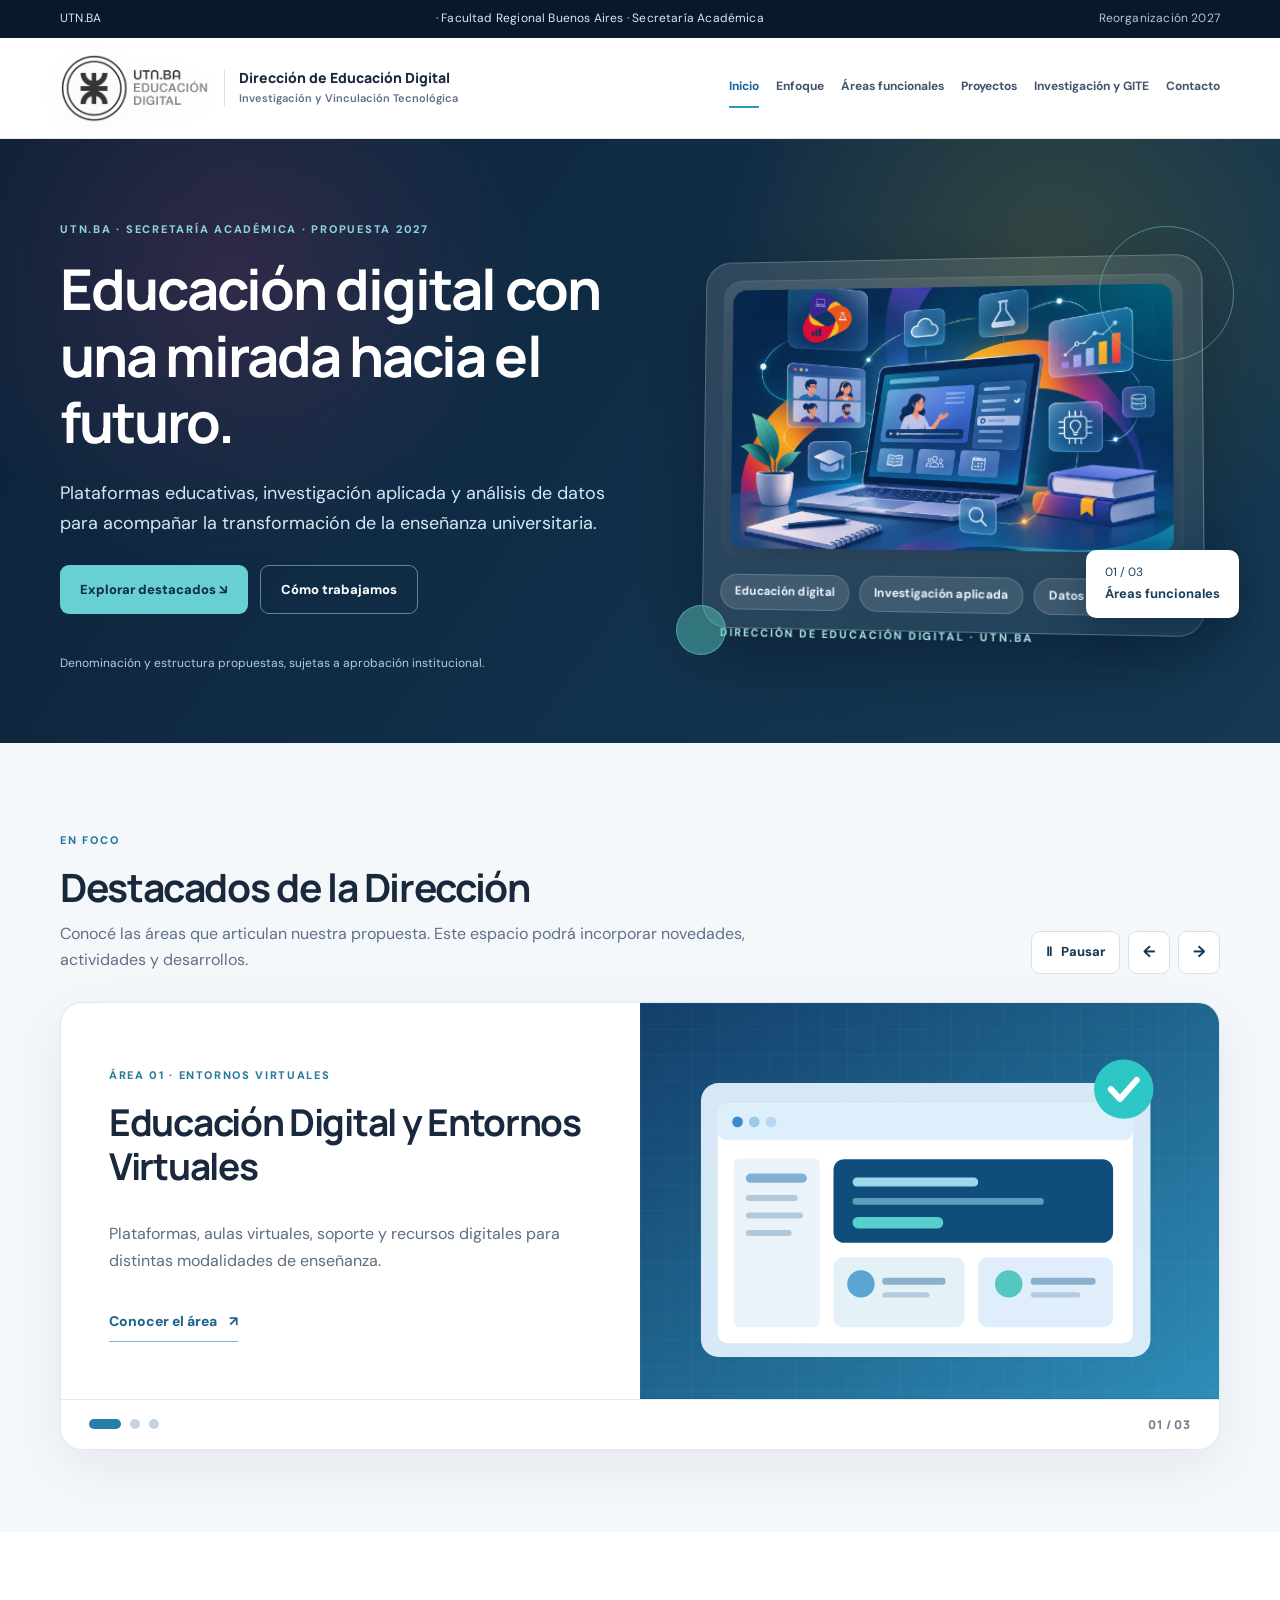
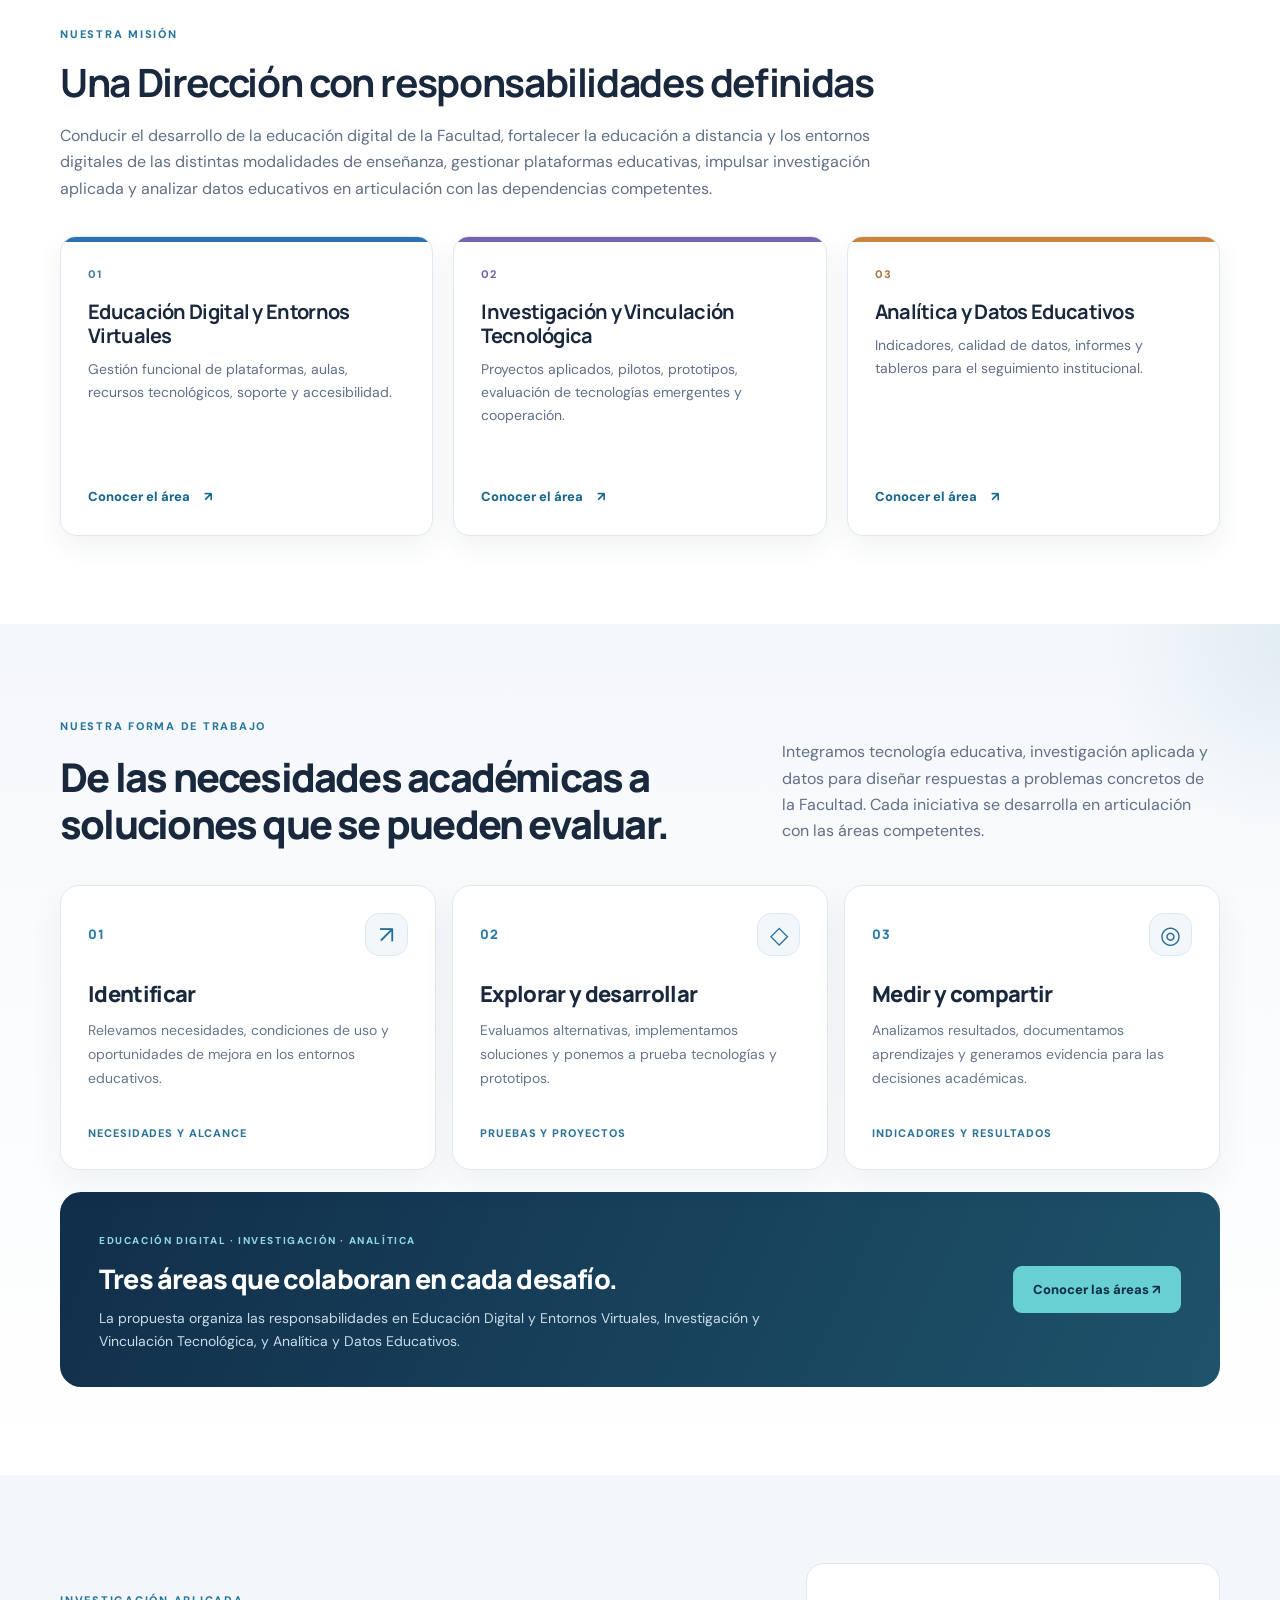
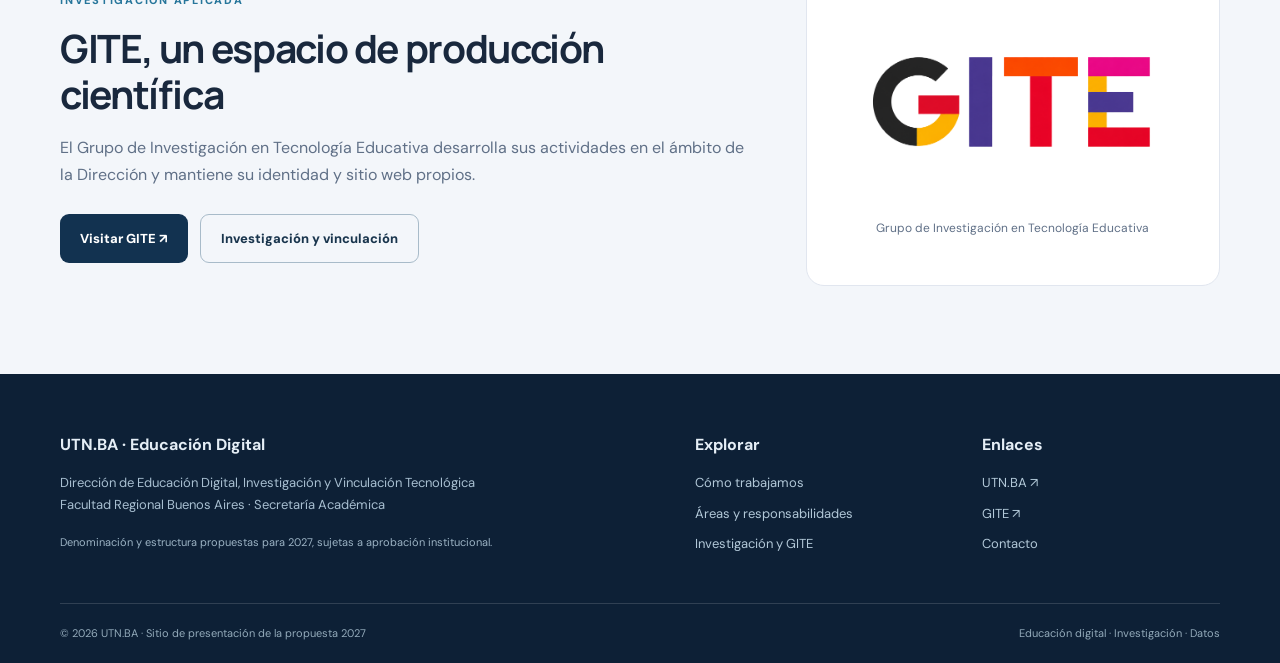
<file: index.html>
<!DOCTYPE html>

<html lang="es-AR"><head><meta charset="utf-8"/><meta content="width=device-width,initial-scale=1" name="viewport"/><meta content="#10233e" name="theme-color"/><meta content="Estructura funcional propuesta para 2027 de la Dirección de Educación Digital, Investigación y Vinculación Tecnológica de UTN.BA." name="description"/><link href="assets/favicon.svg" rel="icon" type="image/svg+xml"/><link href="styles.css" rel="stylesheet"/><title>UTN.BA · Educación Digital</title></head><body><a class="skip" href="#contenido">Saltar al contenido</a><div class="institution"><div class="wrap">UTN.BA <span>· Facultad Regional Buenos Aires · Secretaría Académica</span><span class="institution-right">Reorganización 2027</span></div></div><header class="site-header"><div class="wrap header-inner"><a aria-label="Inicio de Educación Digital UTN.BA" class="identity" href="index.html"><img alt="Logo EAD" class="identity-logo" src="assets/logo-ead.png"/><span class="identity-name">Dirección de Educación Digital<small>Investigación y Vinculación Tecnológica</small></span></a><button aria-controls="primary-nav" aria-expanded="false" aria-label="Abrir menú" class="nav-toggle">☰</button><nav aria-label="Navegación principal" class="main-nav" id="primary-nav"><a aria-current="page" href="index.html">Inicio</a><a href="index.html#enfoque">Enfoque</a><a href="servicios.html">Áreas funcionales</a><a href="proyectos.html">Proyectos</a><a href="investigacion.html">Investigación y GITE</a><a href="contacto.html">Contacto</a></nav></div></header><main id="contenido"><section aria-labelledby="hero-title" class="new-hero"><div class="wrap new-hero-inner"><div class="hero-copy"><span class="kicker light">UTN.BA · Secretaría Académica · Propuesta 2027</span><h1 id="hero-title">Educación digital con una mirada hacia el futuro.</h1><p>Plataformas educativas, investigación aplicada y análisis de datos para acompañar la transformación de la enseñanza universitaria.</p><div class="button-row"><a class="button primary" href="#destacados">Explorar destacados ↘</a><a class="button ghost" href="#enfoque">Cómo trabajamos</a></div><small class="hero-disclaimer">Denominación y estructura propuestas, sujetas a aprobación institucional.</small></div><div aria-hidden="true" class="hero-visual"><div class="hero-mesh"></div><div class="hero-ui hero-illustration-panel"><div class="hero-image-shell"><img alt="Ilustración de ecosistema de educación digital" class="hero-feature-image" src="assets/hero-educacion-digital.png"/></div><div class="hero-pills"><span>Educación digital</span><span>Investigación aplicada</span><span>Datos educativos</span></div><small>DIRECCIÓN DE EDUCACIÓN DIGITAL · UTN.BA</small></div><div class="orbit orbit-a"></div><div class="orbit orbit-b"></div><div class="floating-tag">01 / 03<br/><strong>Áreas funcionales</strong></div></div></div></section><section aria-labelledby="highlights-title" class="highlights-section section" id="destacados"><div class="wrap"><div class="highlights-head"><div><span class="kicker">En foco</span><h2 id="highlights-title">Destacados de la Dirección</h2><p>Conocé las áreas que articulan nuestra propuesta. Este espacio podrá incorporar novedades, actividades y desarrollos.</p></div><div class="slider-controls"><button aria-label="Pausar reproducción automática" aria-pressed="false" class="slider-play" type="button">Ⅱ <span>Pausar</span></button><button aria-label="Ver destacado anterior" class="slider-prev" type="button">←</button><button aria-label="Ver destacado siguiente" class="slider-next" type="button">→</button></div></div><div aria-label="Destacados de Educación Digital" aria-roledescription="carrusel" class="news-slider" tabindex="0"><div class="slider-track" id="slider-track"></div><div class="slider-bottom"><div aria-label="Elegir destacado" class="slider-dots" id="slider-dots"></div><span aria-live="polite" class="slider-count" id="slider-count">01 / 03</span></div></div></div></section><section class="section intro-section"><div class="wrap"><div class="section-head"><span class="kicker">Nuestra misión</span><h2>Una Dirección con responsabilidades definidas</h2><p>Conducir el desarrollo de la educación digital de la Facultad, fortalecer la educación a distancia y los entornos digitales de las distintas modalidades de enseñanza, gestionar plataformas educativas, impulsar investigación aplicada y analizar datos educativos en articulación con las dependencias competentes.</p></div><div class="three-grid"><article class="area-card blue"><span class="area-num">01</span><h3>Educación Digital y Entornos Virtuales</h3><p>Gestión funcional de plataformas, aulas, recursos tecnológicos, soporte y accesibilidad.</p><a class="arrow-link" href="servicios.html#digital">Conocer el área <span aria-hidden="true">↗</span></a></article><article class="area-card violet"><span class="area-num">02</span><h3>Investigación y Vinculación Tecnológica</h3><p>Proyectos aplicados, pilotos, prototipos, evaluación de tecnologías emergentes y cooperación.</p><a class="arrow-link" href="servicios.html#investigacion">Conocer el área <span aria-hidden="true">↗</span></a></article><article class="area-card amber"><span class="area-num">03</span><h3>Analítica y Datos Educativos</h3><p>Indicadores, calidad de datos, informes y tableros para el seguimiento institucional.</p><a class="arrow-link" href="servicios.html#analitica">Conocer el área <span aria-hidden="true">↗</span></a></article></div></div></section><section class="section work-section" id="enfoque" aria-labelledby="work-title"><div class="wrap"><div class="work-heading"><div><span class="kicker">Nuestra forma de trabajo</span><h2 id="work-title">De las necesidades académicas a soluciones que se pueden evaluar.</h2></div><p>Integramos tecnología educativa, investigación aplicada y datos para diseñar respuestas a problemas concretos de la Facultad. Cada iniciativa se desarrolla en articulación con las áreas competentes.</p></div><div class="work-steps"><article class="work-step"><div class="work-step-head"><span class="work-num">01</span><span class="work-icon" aria-hidden="true">↗</span></div><h3>Identificar</h3><p>Relevamos necesidades, condiciones de uso y oportunidades de mejora en los entornos educativos.</p><span class="work-step-foot">Necesidades y alcance</span></article><article class="work-step"><div class="work-step-head"><span class="work-num">02</span><span class="work-icon" aria-hidden="true">◇</span></div><h3>Explorar y desarrollar</h3><p>Evaluamos alternativas, implementamos soluciones y ponemos a prueba tecnologías y prototipos.</p><span class="work-step-foot">Pruebas y proyectos</span></article><article class="work-step"><div class="work-step-head"><span class="work-num">03</span><span class="work-icon" aria-hidden="true">◎</span></div><h3>Medir y compartir</h3><p>Analizamos resultados, documentamos aprendizajes y generamos evidencia para las decisiones académicas.</p><span class="work-step-foot">Indicadores y resultados</span></article></div><div class="work-banner"><div><span class="work-banner-eyebrow">Educación digital · Investigación · Analítica</span><h3>Tres áreas que colaboran en cada desafío.</h3><p>La propuesta organiza las responsabilidades en Educación Digital y Entornos Virtuales, Investigación y Vinculación Tecnológica, y Analítica y Datos Educativos.</p></div><a class="button primary" href="servicios.html">Conocer las áreas ↗</a></div></div></section><section class="section pale"><div class="wrap gite-feature"><div><span class="kicker">Investigación aplicada</span><h2>GITE, un espacio de producción científica</h2><p>El Grupo de Investigación en Tecnología Educativa desarrolla sus actividades en el ámbito de la Dirección y mantiene su identidad y sitio web propios.</p><div class="button-row"><a class="button dark" data-gite-link="" href="#">Visitar GITE ↗</a><a class="button outline" href="investigacion.html">Investigación y vinculación</a></div></div><div class="gite-logo"><img alt="Logotipo GITE" loading="lazy" src="assets/logo-gite.png"/><span>Grupo de Investigación en Tecnología Educativa</span></div></div></section></main><footer class="site-footer"><div class="wrap"><div class="footer-grid"><div><b class="footer-brand">UTN.BA · Educación Digital</b><p>Dirección de Educación Digital, Investigación y Vinculación Tecnológica<br/>Facultad Regional Buenos Aires · Secretaría Académica</p><small>Denominación y estructura propuestas para 2027, sujetas a aprobación institucional.</small></div><div><b>Explorar</b><a href="index.html#enfoque">Cómo trabajamos</a><a href="servicios.html">Áreas y responsabilidades</a><a href="investigacion.html">Investigación y GITE</a></div><div><b>Enlaces</b><a href="https://frba.utn.edu.ar/" rel="noopener noreferrer" target="_blank">UTN.BA ↗</a><a data-gite-link="" href="#">GITE ↗</a><a href="contacto.html">Contacto</a></div></div><div class="footer-bottom">© 2026 UTN.BA · Sitio de presentación de la propuesta 2027 <span>Educación digital · Investigación · Datos</span></div></div></footer><script src="config.js"></script><script src="novedades.js"></script><script src="script.js"></script></body></html>
</file>
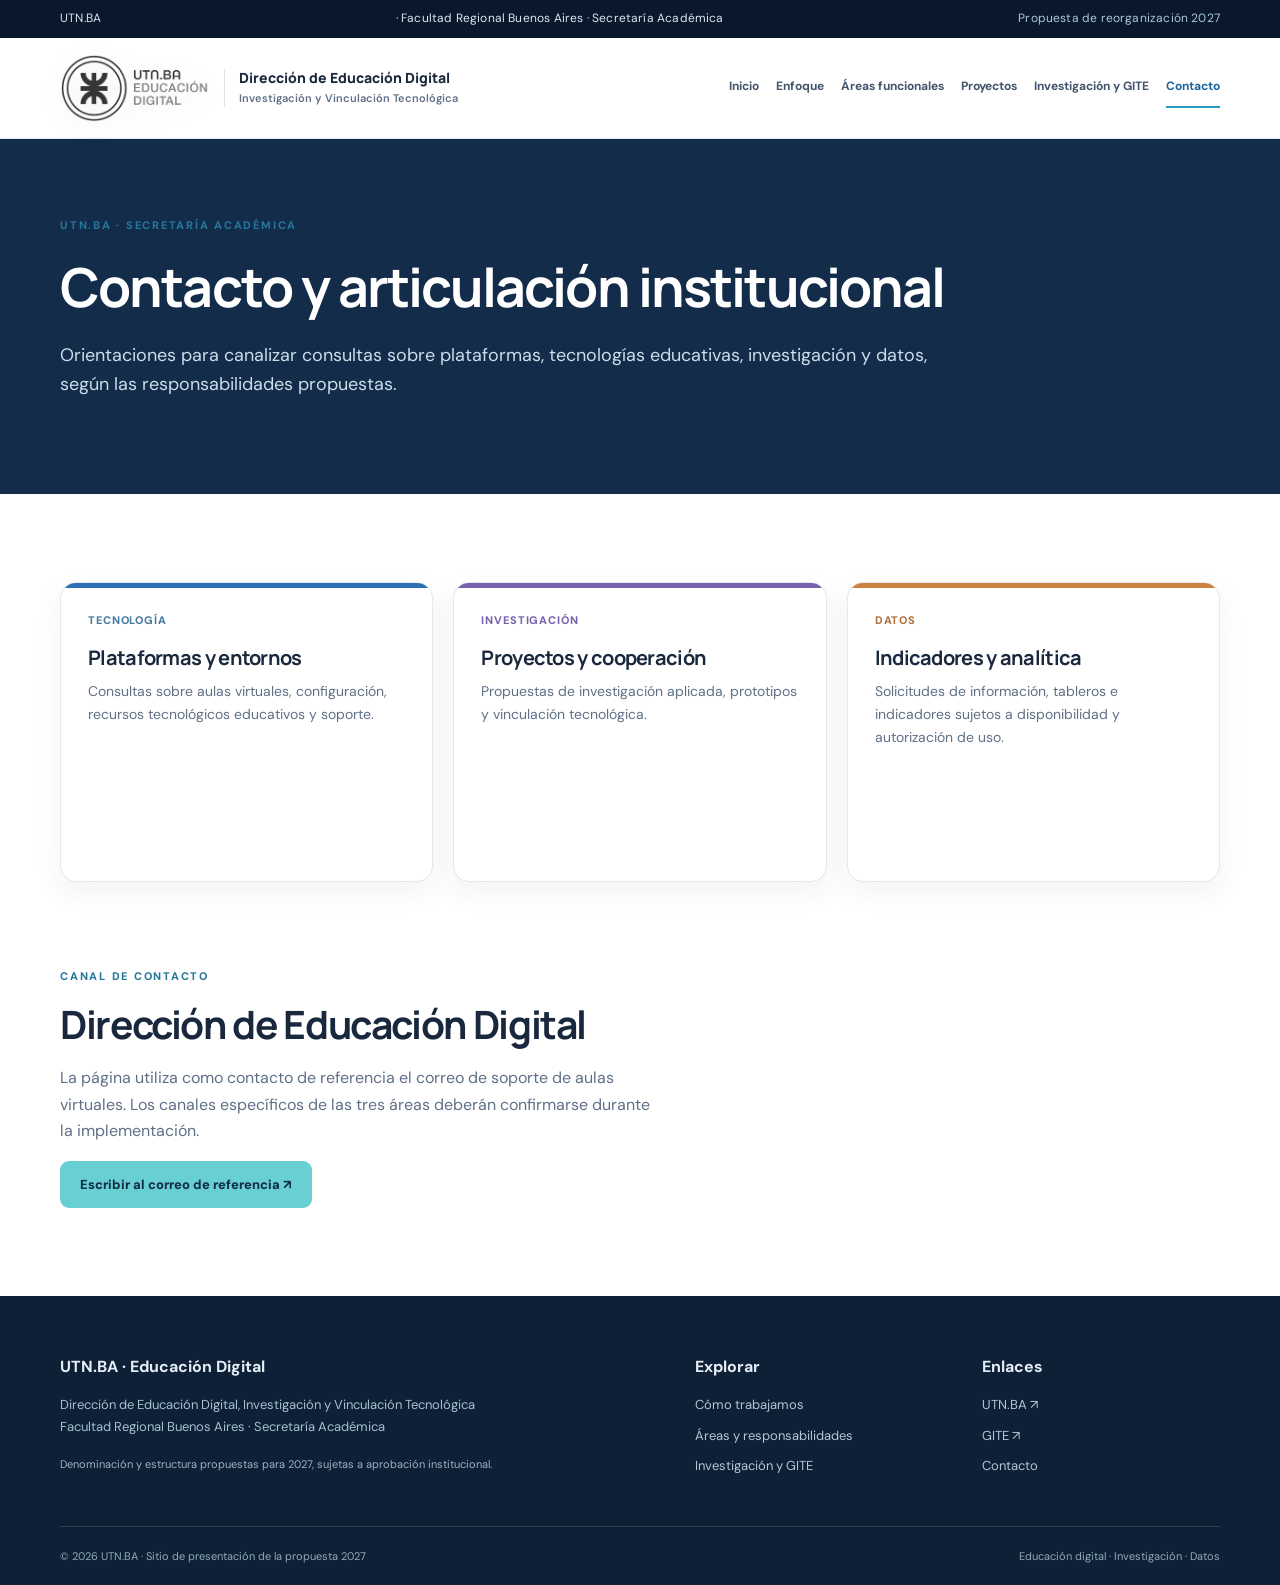
<file: contacto.html>
<!DOCTYPE html>

<html lang="es-AR"><head><meta charset="utf-8"/><meta content="width=device-width,initial-scale=1" name="viewport"/><meta content="#10233e" name="theme-color"/><meta content="Estructura funcional propuesta para 2027 de la Dirección de Educación Digital, Investigación y Vinculación Tecnológica de UTN.BA." name="description"/><link href="assets/favicon.svg" rel="icon" type="image/svg+xml"/><link href="styles.css" rel="stylesheet"/><title>UTN.BA · Educación Digital</title></head><body><a class="skip" href="#contenido">Saltar al contenido</a><div class="institution"><div class="wrap">UTN.BA <span>· Facultad Regional Buenos Aires · Secretaría Académica</span><span class="institution-right">Propuesta de reorganización 2027</span></div></div><header class="site-header"><div class="wrap header-inner"><a aria-label="Inicio de Educación Digital UTN.BA" class="identity" href="index.html"><img alt="Logo EAD" class="identity-logo" src="assets/logo-ead.png"/><span class="identity-name">Dirección de Educación Digital<small>Investigación y Vinculación Tecnológica</small></span></a><button aria-controls="primary-nav" aria-expanded="false" aria-label="Abrir menú" class="nav-toggle">☰</button><nav aria-label="Navegación principal" class="main-nav" id="primary-nav"><a href="index.html">Inicio</a><a href="index.html#enfoque">Enfoque</a><a href="servicios.html">Áreas funcionales</a><a href="proyectos.html">Proyectos</a><a href="investigacion.html">Investigación y GITE</a><a aria-current="page" href="contacto.html">Contacto</a></nav></div></header><main id="contenido"><section class="page-intro"><div class="wrap"><span class="kicker">UTN.BA · Secretaría Académica</span><h1>Contacto y articulación institucional</h1><p>Orientaciones para canalizar consultas sobre plataformas, tecnologías educativas, investigación y datos, según las responsabilidades propuestas.</p></div></section><section class="section"><div class="wrap"><div class="three-grid"><article class="area-card blue"><span class="area-num">Tecnología</span><h3>Plataformas y entornos</h3><p>Consultas sobre aulas virtuales, configuración, recursos tecnológicos educativos y soporte.</p></article><article class="area-card violet"><span class="area-num">Investigación</span><h3>Proyectos y cooperación</h3><p>Propuestas de investigación aplicada, prototipos y vinculación tecnológica.</p></article><article class="area-card amber"><span class="area-num">Datos</span><h3>Indicadores y analítica</h3><p>Solicitudes de información, tableros e indicadores sujetos a disponibilidad y autorización de uso.</p></article></div><div class="contact-block"><div><span class="kicker">Canal de contacto</span><h2>Dirección de Educación Digital</h2><p>La página utiliza como contacto de referencia el correo de soporte de aulas virtuales. Los canales específicos de las tres áreas deberán confirmarse durante la implementación.</p><a class="button primary" data-contact-email="" href="mailto:virtual@frba.utn.edu.ar">Escribir al correo de referencia ↗</a></div></div></div></section></main><footer class="site-footer"><div class="wrap"><div class="footer-grid"><div><b class="footer-brand">UTN.BA · Educación Digital</b><p>Dirección de Educación Digital, Investigación y Vinculación Tecnológica<br/>Facultad Regional Buenos Aires · Secretaría Académica</p><small>Denominación y estructura propuestas para 2027, sujetas a aprobación institucional.</small></div><div><b>Explorar</b><a href="index.html#enfoque">Cómo trabajamos</a><a href="servicios.html">Áreas y responsabilidades</a><a href="investigacion.html">Investigación y GITE</a></div><div><b>Enlaces</b><a href="https://frba.utn.edu.ar/" rel="noopener noreferrer" target="_blank">UTN.BA ↗</a><a data-gite-link="" href="#">GITE ↗</a><a href="contacto.html">Contacto</a></div></div><div class="footer-bottom">© 2026 UTN.BA · Sitio de presentación de la propuesta 2027 <span>Educación digital · Investigación · Datos</span></div></div></footer><script src="config.js"></script><script src="script.js"></script></body></html>
</file>
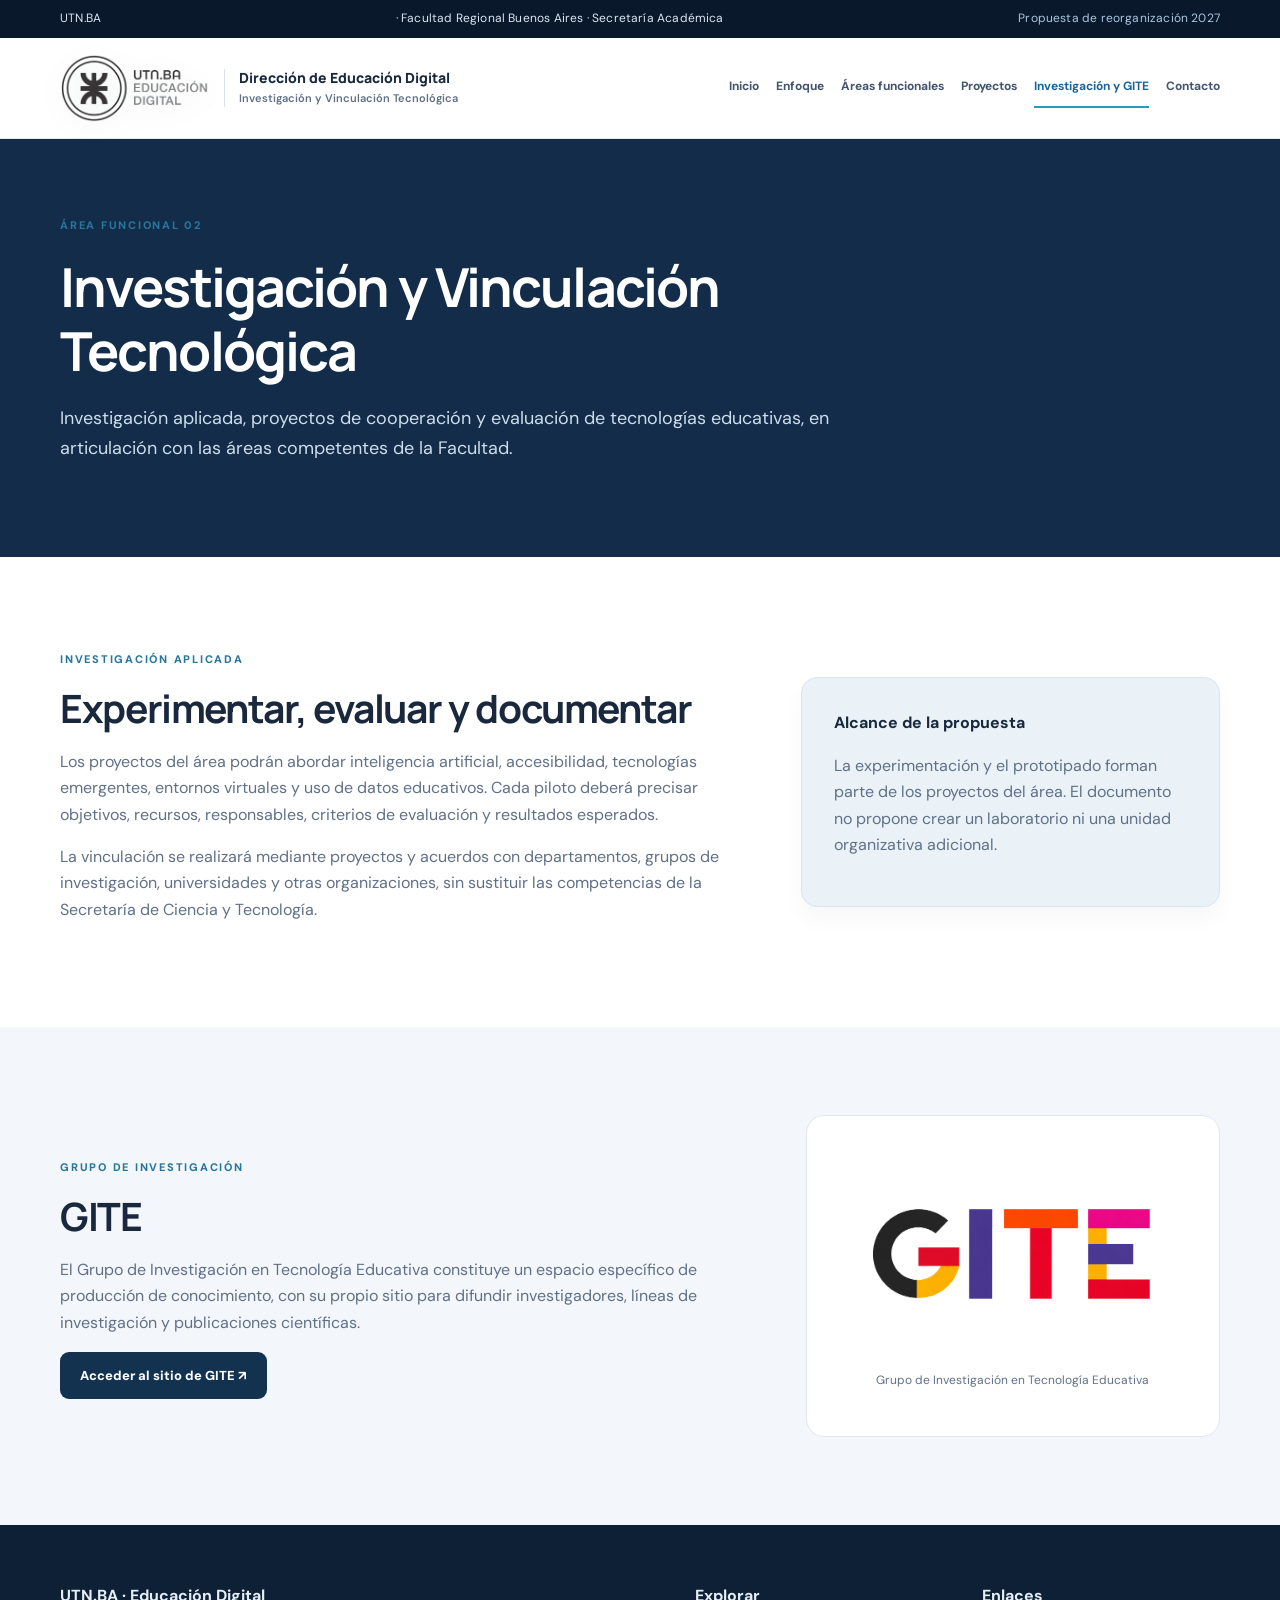
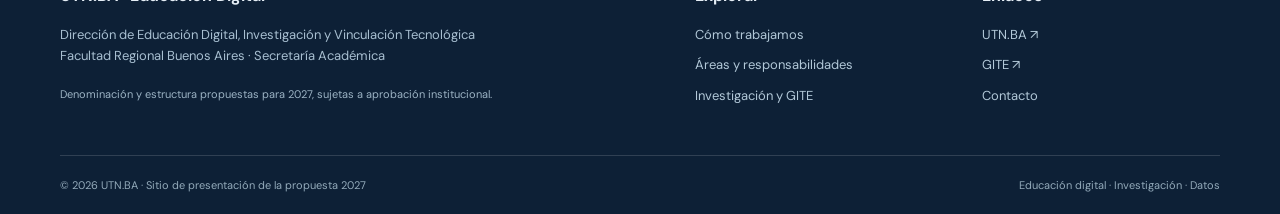
<file: investigacion.html>
<!DOCTYPE html>

<html lang="es-AR"><head><meta charset="utf-8"/><meta content="width=device-width,initial-scale=1" name="viewport"/><meta content="#10233e" name="theme-color"/><meta content="Estructura funcional propuesta para 2027 de la Dirección de Educación Digital, Investigación y Vinculación Tecnológica de UTN.BA." name="description"/><link href="assets/favicon.svg" rel="icon" type="image/svg+xml"/><link href="styles.css" rel="stylesheet"/><title>UTN.BA · Educación Digital</title></head><body><a class="skip" href="#contenido">Saltar al contenido</a><div class="institution"><div class="wrap">UTN.BA <span>· Facultad Regional Buenos Aires · Secretaría Académica</span><span class="institution-right">Propuesta de reorganización 2027</span></div></div><header class="site-header"><div class="wrap header-inner"><a aria-label="Inicio de Educación Digital UTN.BA" class="identity" href="index.html"><img alt="Logo EAD" class="identity-logo" src="assets/logo-ead.png"/><span class="identity-name">Dirección de Educación Digital<small>Investigación y Vinculación Tecnológica</small></span></a><button aria-controls="primary-nav" aria-expanded="false" aria-label="Abrir menú" class="nav-toggle">☰</button><nav aria-label="Navegación principal" class="main-nav" id="primary-nav"><a href="index.html">Inicio</a><a href="index.html#enfoque">Enfoque</a><a href="servicios.html">Áreas funcionales</a><a href="proyectos.html">Proyectos</a><a aria-current="page" href="investigacion.html">Investigación y GITE</a><a href="contacto.html">Contacto</a></nav></div></header><main id="contenido"><section class="page-intro"><div class="wrap"><span class="kicker">Área funcional 02</span><h1>Investigación y Vinculación Tecnológica</h1><p>Investigación aplicada, proyectos de cooperación y evaluación de tecnologías educativas, en articulación con las áreas competentes de la Facultad.</p></div></section><section class="section"><div class="wrap split"><div><span class="kicker">Investigación aplicada</span><h2>Experimentar, evaluar y documentar</h2><p>Los proyectos del área podrán abordar inteligencia artificial, accesibilidad, tecnologías emergentes, entornos virtuales y uso de datos educativos. Cada piloto deberá precisar objetivos, recursos, responsables, criterios de evaluación y resultados esperados.</p><p>La vinculación se realizará mediante proyectos y acuerdos con departamentos, grupos de investigación, universidades y otras organizaciones, sin sustituir las competencias de la Secretaría de Ciencia y Tecnología.</p></div><div class="info-panel elevated"><b>Alcance de la propuesta</b><p>La experimentación y el prototipado forman parte de los proyectos del área. El documento no propone crear un laboratorio ni una unidad organizativa adicional.</p></div></div></section><section class="section pale"><div class="wrap gite-feature"><div><span class="kicker">Grupo de investigación</span><h2>GITE</h2><p>El Grupo de Investigación en Tecnología Educativa constituye un espacio específico de producción de conocimiento, con su propio sitio para difundir investigadores, líneas de investigación y publicaciones científicas.</p><a class="button dark" data-gite-link="" href="#">Acceder al sitio de GITE ↗</a></div><div class="gite-logo"><img alt="Logo GITE" loading="lazy" src="assets/logo-gite.png"/><span>Grupo de Investigación en Tecnología Educativa</span></div></div></section></main><footer class="site-footer"><div class="wrap"><div class="footer-grid"><div><b class="footer-brand">UTN.BA · Educación Digital</b><p>Dirección de Educación Digital, Investigación y Vinculación Tecnológica<br/>Facultad Regional Buenos Aires · Secretaría Académica</p><small>Denominación y estructura propuestas para 2027, sujetas a aprobación institucional.</small></div><div><b>Explorar</b><a href="index.html#enfoque">Cómo trabajamos</a><a href="servicios.html">Áreas y responsabilidades</a><a href="investigacion.html">Investigación y GITE</a></div><div><b>Enlaces</b><a href="https://frba.utn.edu.ar/" rel="noopener noreferrer" target="_blank">UTN.BA ↗</a><a data-gite-link="" href="#">GITE ↗</a><a href="contacto.html">Contacto</a></div></div><div class="footer-bottom">© 2026 UTN.BA · Sitio de presentación de la propuesta 2027 <span>Educación digital · Investigación · Datos</span></div></div></footer><script src="config.js"></script><script src="script.js"></script></body></html>
</file>
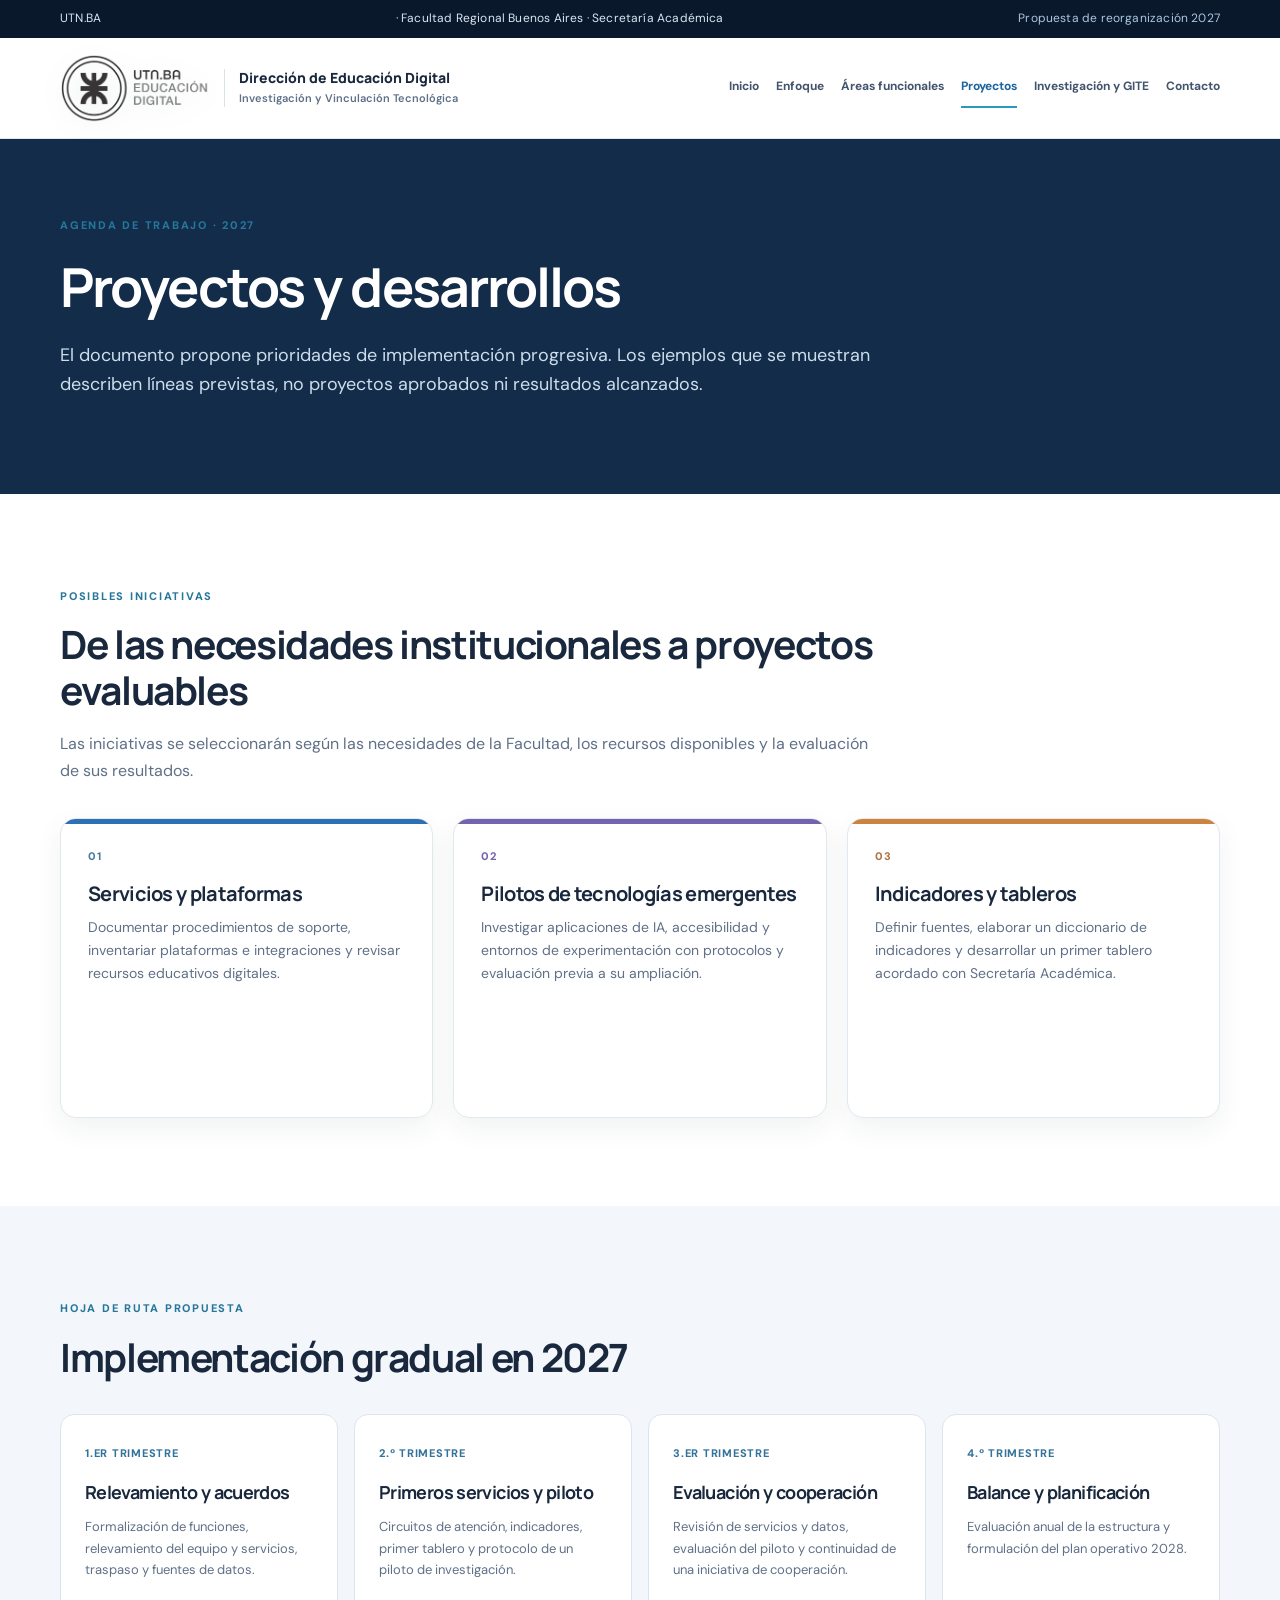
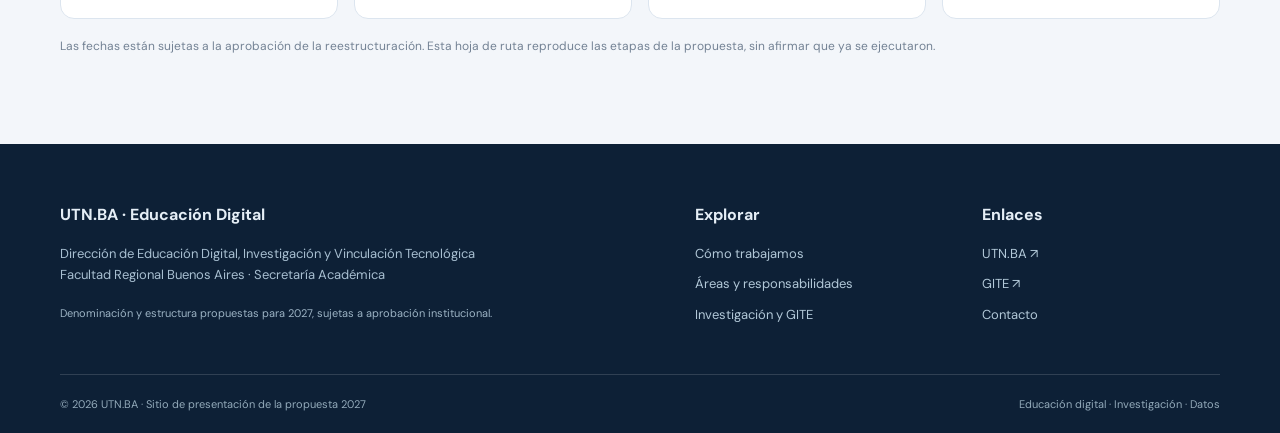
<file: proyectos.html>
<!DOCTYPE html>

<html lang="es-AR"><head><meta charset="utf-8"/><meta content="width=device-width,initial-scale=1" name="viewport"/><meta content="#10233e" name="theme-color"/><meta content="Estructura funcional propuesta para 2027 de la Dirección de Educación Digital, Investigación y Vinculación Tecnológica de UTN.BA." name="description"/><link href="assets/favicon.svg" rel="icon" type="image/svg+xml"/><link href="styles.css" rel="stylesheet"/><title>UTN.BA · Educación Digital</title></head><body><a class="skip" href="#contenido">Saltar al contenido</a><div class="institution"><div class="wrap">UTN.BA <span>· Facultad Regional Buenos Aires · Secretaría Académica</span><span class="institution-right">Propuesta de reorganización 2027</span></div></div><header class="site-header"><div class="wrap header-inner"><a aria-label="Inicio de Educación Digital UTN.BA" class="identity" href="index.html"><img alt="Logo EAD" class="identity-logo" src="assets/logo-ead.png"/><span class="identity-name">Dirección de Educación Digital<small>Investigación y Vinculación Tecnológica</small></span></a><button aria-controls="primary-nav" aria-expanded="false" aria-label="Abrir menú" class="nav-toggle">☰</button><nav aria-label="Navegación principal" class="main-nav" id="primary-nav"><a href="index.html">Inicio</a><a href="index.html#enfoque">Enfoque</a><a href="servicios.html">Áreas funcionales</a><a aria-current="page" href="proyectos.html">Proyectos</a><a href="investigacion.html">Investigación y GITE</a><a href="contacto.html">Contacto</a></nav></div></header><main id="contenido"><section class="page-intro"><div class="wrap"><span class="kicker">Agenda de trabajo · 2027</span><h1>Proyectos y desarrollos</h1><p>El documento propone prioridades de implementación progresiva. Los ejemplos que se muestran describen líneas previstas, no proyectos aprobados ni resultados alcanzados.</p></div></section><section class="section"><div class="wrap"><div class="section-head"><span class="kicker">Posibles iniciativas</span><h2>De las necesidades institucionales a proyectos evaluables</h2><p>Las iniciativas se seleccionarán según las necesidades de la Facultad, los recursos disponibles y la evaluación de sus resultados.</p></div><div class="three-grid"><article class="area-card blue"><span class="area-num">01</span><h3>Servicios y plataformas</h3><p>Documentar procedimientos de soporte, inventariar plataformas e integraciones y revisar recursos educativos digitales.</p></article><article class="area-card violet"><span class="area-num">02</span><h3>Pilotos de tecnologías emergentes</h3><p>Investigar aplicaciones de IA, accesibilidad y entornos de experimentación con protocolos y evaluación previa a su ampliación.</p></article><article class="area-card amber"><span class="area-num">03</span><h3>Indicadores y tableros</h3><p>Definir fuentes, elaborar un diccionario de indicadores y desarrollar un primer tablero acordado con Secretaría Académica.</p></article></div></div></section><section class="section pale"><div class="wrap"><div class="section-head"><span class="kicker">Hoja de ruta propuesta</span><h2>Implementación gradual en 2027</h2></div><div class="timeline"><article><span>1.er trimestre</span><h3>Relevamiento y acuerdos</h3><p>Formalización de funciones, relevamiento del equipo y servicios, traspaso y fuentes de datos.</p></article><article><span>2.º trimestre</span><h3>Primeros servicios y piloto</h3><p>Circuitos de atención, indicadores, primer tablero y protocolo de un piloto de investigación.</p></article><article><span>3.er trimestre</span><h3>Evaluación y cooperación</h3><p>Revisión de servicios y datos, evaluación del piloto y continuidad de una iniciativa de cooperación.</p></article><article><span>4.º trimestre</span><h3>Balance y planificación</h3><p>Evaluación anual de la estructura y formulación del plan operativo 2028.</p></article></div><p class="diagram-note">Las fechas están sujetas a la aprobación de la reestructuración. Esta hoja de ruta reproduce las etapas de la propuesta, sin afirmar que ya se ejecutaron.</p></div></section></main><footer class="site-footer"><div class="wrap"><div class="footer-grid"><div><b class="footer-brand">UTN.BA · Educación Digital</b><p>Dirección de Educación Digital, Investigación y Vinculación Tecnológica<br/>Facultad Regional Buenos Aires · Secretaría Académica</p><small>Denominación y estructura propuestas para 2027, sujetas a aprobación institucional.</small></div><div><b>Explorar</b><a href="index.html#enfoque">Cómo trabajamos</a><a href="servicios.html">Áreas y responsabilidades</a><a href="investigacion.html">Investigación y GITE</a></div><div><b>Enlaces</b><a href="https://frba.utn.edu.ar/" rel="noopener noreferrer" target="_blank">UTN.BA ↗</a><a data-gite-link="" href="#">GITE ↗</a><a href="contacto.html">Contacto</a></div></div><div class="footer-bottom">© 2026 UTN.BA · Sitio de presentación de la propuesta 2027 <span>Educación digital · Investigación · Datos</span></div></div></footer><script src="config.js"></script><script src="script.js"></script></body></html>
</file>
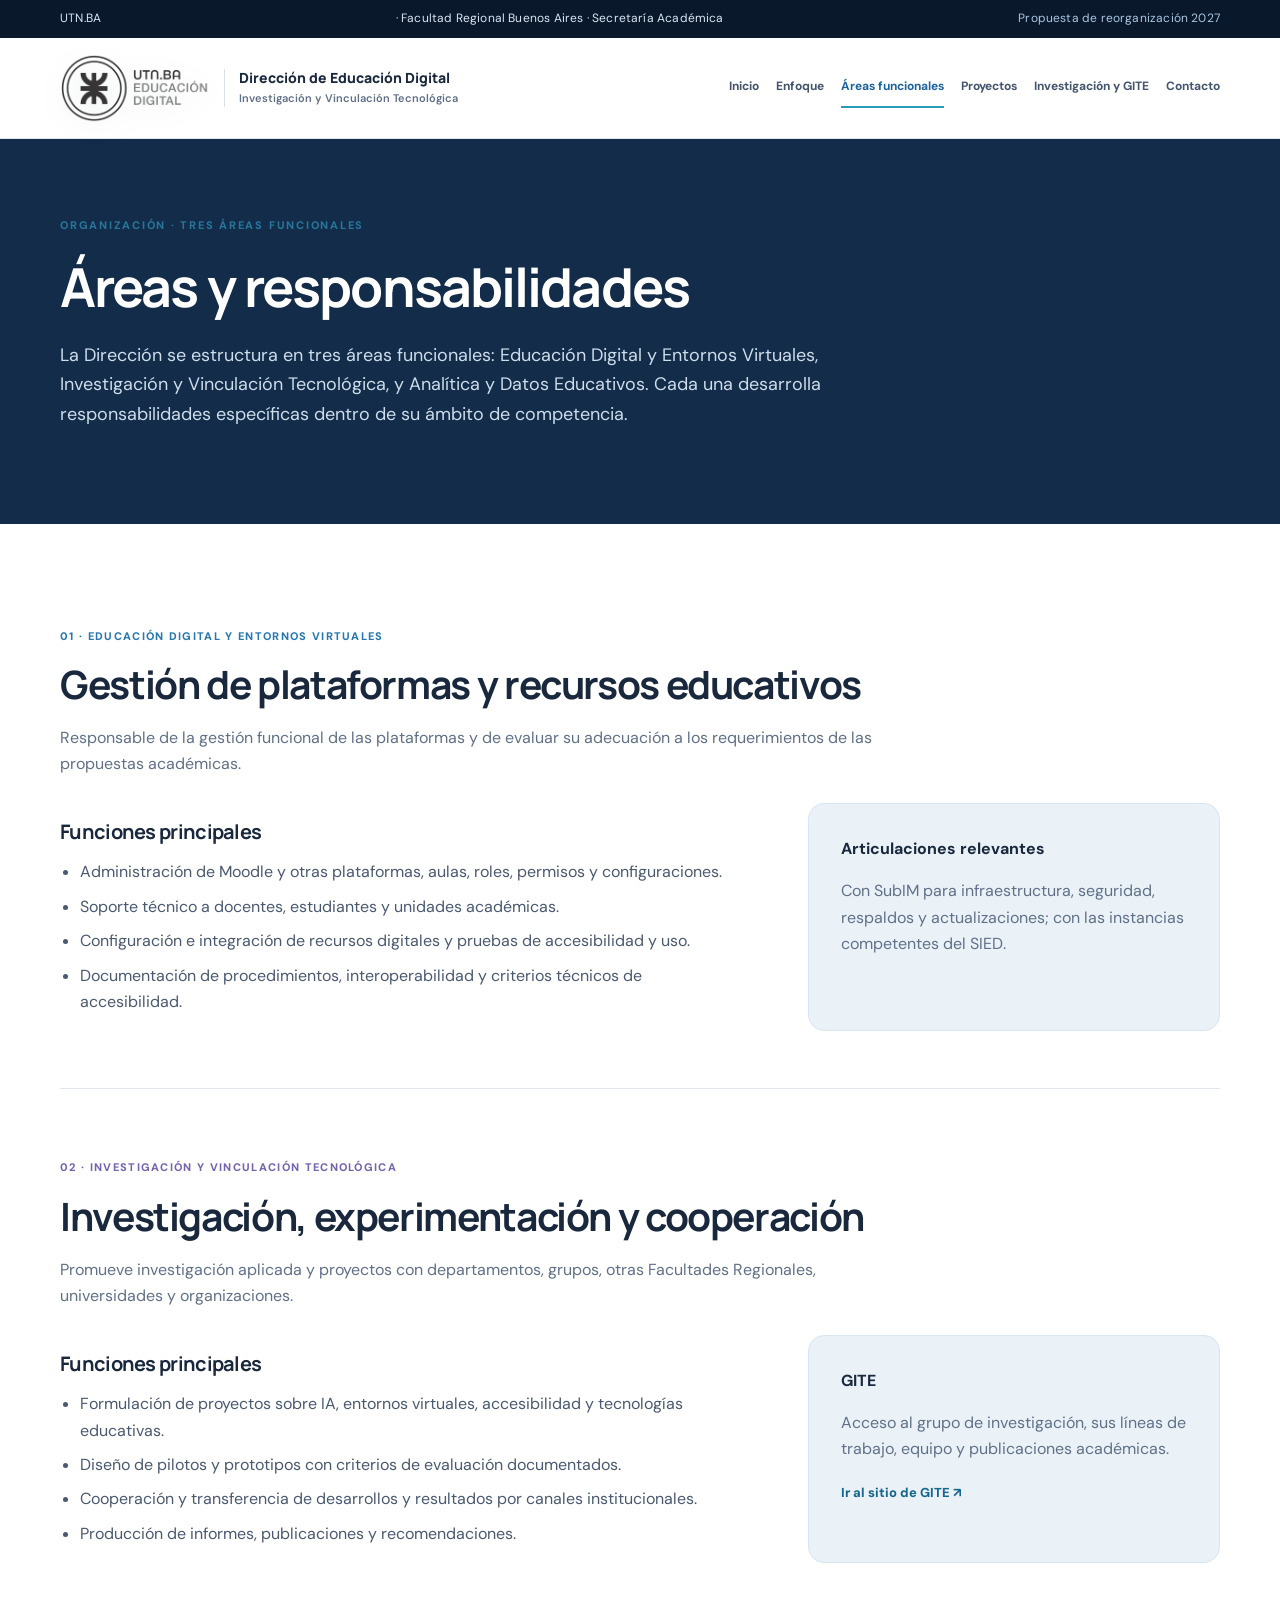
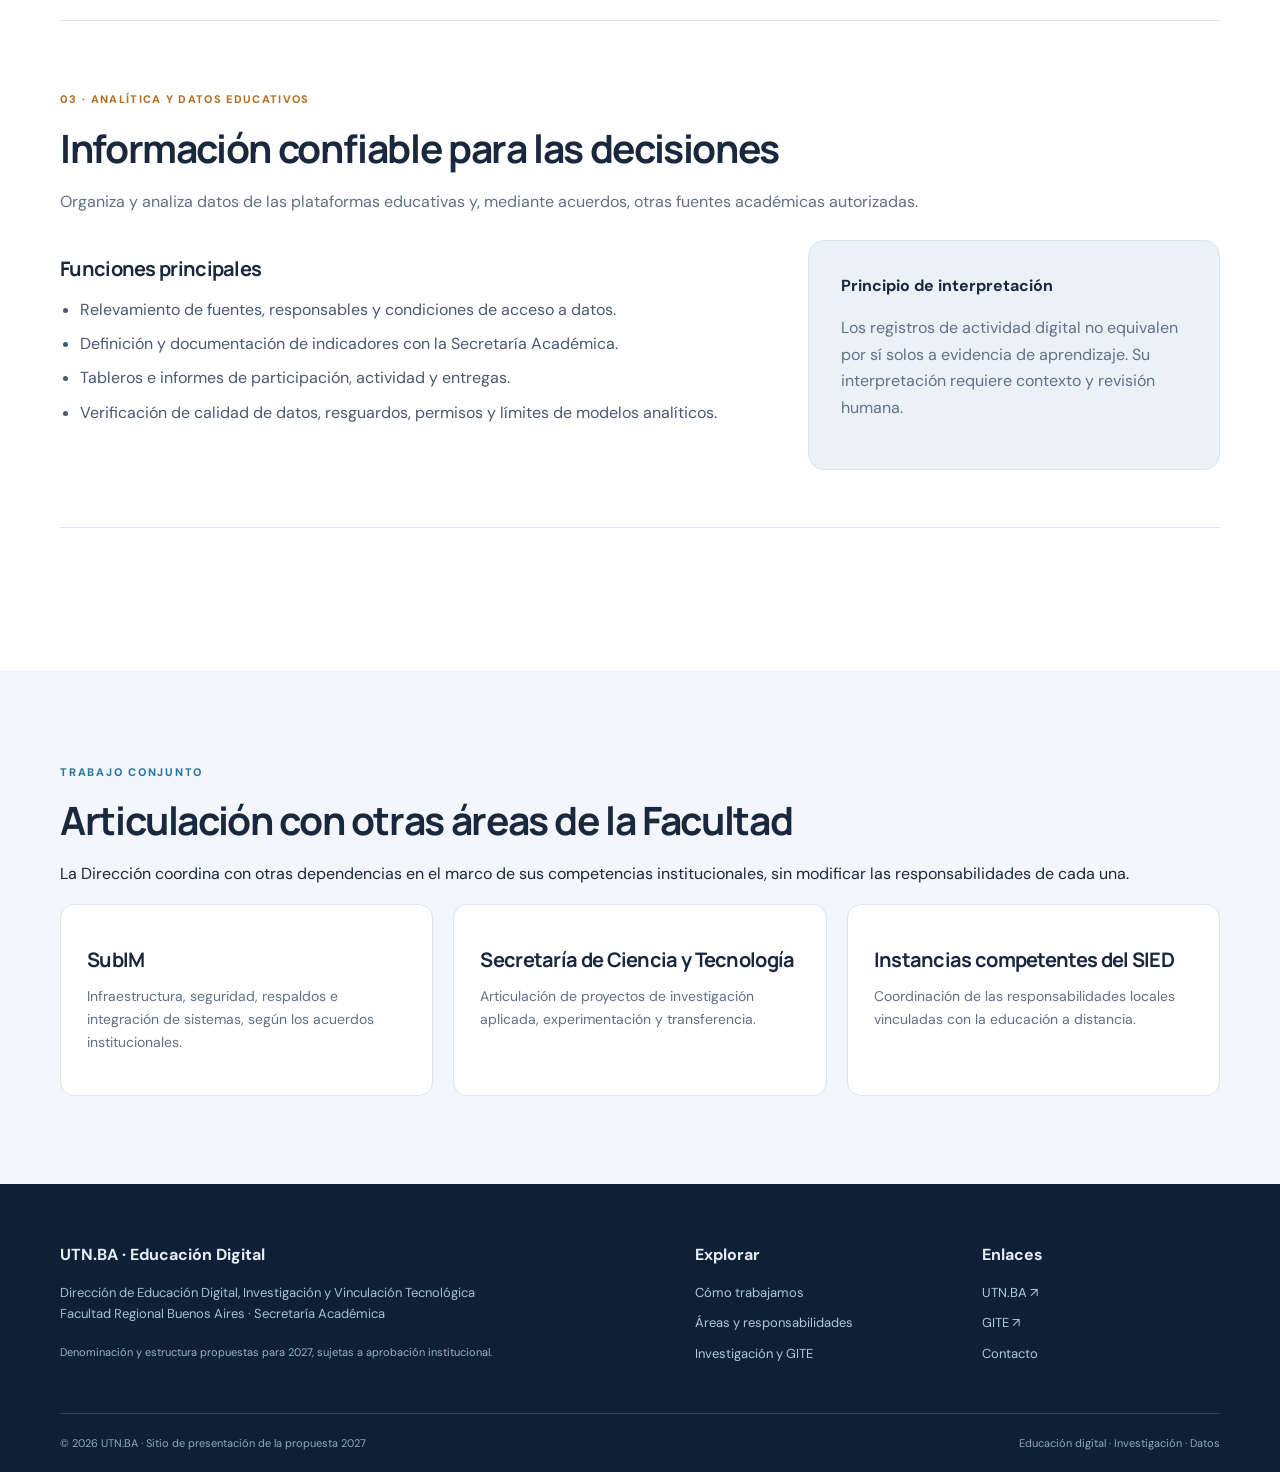
<file: servicios.html>
<!DOCTYPE html>

<html lang="es-AR"><head><meta charset="utf-8"/><meta content="width=device-width,initial-scale=1" name="viewport"/><meta content="#10233e" name="theme-color"/><meta content="Estructura funcional propuesta para 2027 de la Dirección de Educación Digital, Investigación y Vinculación Tecnológica de UTN.BA." name="description"/><link href="assets/favicon.svg" rel="icon" type="image/svg+xml"/><link href="styles.css" rel="stylesheet"/><title>UTN.BA · Educación Digital</title></head><body><a class="skip" href="#contenido">Saltar al contenido</a><div class="institution"><div class="wrap">UTN.BA <span>· Facultad Regional Buenos Aires · Secretaría Académica</span><span class="institution-right">Propuesta de reorganización 2027</span></div></div><header class="site-header"><div class="wrap header-inner"><a aria-label="Inicio de Educación Digital UTN.BA" class="identity" href="index.html"><img alt="Logo EAD" class="identity-logo" src="assets/logo-ead.png"/><span class="identity-name">Dirección de Educación Digital<small>Investigación y Vinculación Tecnológica</small></span></a><button aria-controls="primary-nav" aria-expanded="false" aria-label="Abrir menú" class="nav-toggle">☰</button><nav aria-label="Navegación principal" class="main-nav" id="primary-nav"><a href="index.html">Inicio</a><a href="index.html#enfoque">Enfoque</a><a aria-current="page" href="servicios.html">Áreas funcionales</a><a href="proyectos.html">Proyectos</a><a href="investigacion.html">Investigación y GITE</a><a href="contacto.html">Contacto</a></nav></div></header><main id="contenido"><section class="page-intro"><div class="wrap"><span class="kicker">Organización · Tres áreas funcionales</span><h1>Áreas y responsabilidades</h1><p>La Dirección se estructura en tres áreas funcionales: Educación Digital y Entornos Virtuales, Investigación y Vinculación Tecnológica, y Analítica y Datos Educativos. Cada una desarrolla responsabilidades específicas dentro de su ámbito de competencia.</p></div></section><section class="section"><div class="wrap"><div class="detail-section" id="digital"><span class="area-label blue-label">01 · Educación Digital y Entornos Virtuales</span><h2>Gestión de plataformas y recursos educativos</h2><p>Responsable de la gestión funcional de las plataformas y de evaluar su adecuación a los requerimientos de las propuestas académicas.</p><div class="detail-grid"><div><h3>Funciones principales</h3><ul><li>Administración de Moodle y otras plataformas, aulas, roles, permisos y configuraciones.</li><li>Soporte técnico a docentes, estudiantes y unidades académicas.</li><li>Configuración e integración de recursos digitales y pruebas de accesibilidad y uso.</li><li>Documentación de procedimientos, interoperabilidad y criterios técnicos de accesibilidad.</li></ul></div><div class="info-panel"><b>Articulaciones relevantes</b><p>Con SubIM para infraestructura, seguridad, respaldos y actualizaciones; con las instancias competentes del SIED.</p></div></div></div><div class="detail-section" id="investigacion"><span class="area-label violet-label">02 · Investigación y Vinculación Tecnológica</span><h2>Investigación, experimentación y cooperación</h2><p>Promueve investigación aplicada y proyectos con departamentos, grupos, otras Facultades Regionales, universidades y organizaciones.</p><div class="detail-grid"><div><h3>Funciones principales</h3><ul><li>Formulación de proyectos sobre IA, entornos virtuales, accesibilidad y tecnologías educativas.</li><li>Diseño de pilotos y prototipos con criterios de evaluación documentados.</li><li>Cooperación y transferencia de desarrollos y resultados por canales institucionales.</li><li>Producción de informes, publicaciones y recomendaciones.</li></ul></div><div class="info-panel"><b>GITE</b><p>Acceso al grupo de investigación, sus líneas de trabajo, equipo y publicaciones académicas.</p><a class="arrow-link" data-gite-link="" href="#">Ir al sitio de GITE ↗</a></div></div></div><div class="detail-section" id="analitica"><span class="area-label amber-label">03 · Analítica y Datos Educativos</span><h2>Información confiable para las decisiones</h2><p>Organiza y analiza datos de las plataformas educativas y, mediante acuerdos, otras fuentes académicas autorizadas.</p><div class="detail-grid"><div><h3>Funciones principales</h3><ul><li>Relevamiento de fuentes, responsables y condiciones de acceso a datos.</li><li>Definición y documentación de indicadores con la Secretaría Académica.</li><li>Tableros e informes de participación, actividad y entregas.</li><li>Verificación de calidad de datos, resguardos, permisos y límites de modelos analíticos.</li></ul></div><div class="info-panel"><b>Principio de interpretación</b><p>Los registros de actividad digital no equivalen por sí solos a evidencia de aprendizaje. Su interpretación requiere contexto y revisión humana.</p></div></div></div></div></section><section class="section pale" id="articulacion"><div class="wrap"><span class="kicker">Trabajo conjunto</span><h2>Articulación con otras áreas de la Facultad</h2><p>La Dirección coordina con otras dependencias en el marco de sus competencias institucionales, sin modificar las responsabilidades de cada una.</p><div class="responsibility-grid"><article><h3>SubIM</h3><p>Infraestructura, seguridad, respaldos e integración de sistemas, según los acuerdos institucionales.</p></article><article><h3>Secretaría de Ciencia y Tecnología</h3><p>Articulación de proyectos de investigación aplicada, experimentación y transferencia.</p></article><article><h3>Instancias competentes del SIED</h3><p>Coordinación de las responsabilidades locales vinculadas con la educación a distancia.</p></article></div></div></section></main><footer class="site-footer"><div class="wrap"><div class="footer-grid"><div><b class="footer-brand">UTN.BA · Educación Digital</b><p>Dirección de Educación Digital, Investigación y Vinculación Tecnológica<br/>Facultad Regional Buenos Aires · Secretaría Académica</p><small>Denominación y estructura propuestas para 2027, sujetas a aprobación institucional.</small></div><div><b>Explorar</b><a href="index.html#enfoque">Cómo trabajamos</a><a href="servicios.html">Áreas y responsabilidades</a><a href="investigacion.html">Investigación y GITE</a></div><div><b>Enlaces</b><a href="https://frba.utn.edu.ar/" rel="noopener noreferrer" target="_blank">UTN.BA ↗</a><a data-gite-link="" href="#">GITE ↗</a><a href="contacto.html">Contacto</a></div></div><div class="footer-bottom">© 2026 UTN.BA · Sitio de presentación de la propuesta 2027 <span>Educación digital · Investigación · Datos</span></div></div></footer><script src="config.js"></script><script src="script.js"></script></body></html>
</file>
<file: styles.css>
@import url('https://fonts.googleapis.com/css2?family=DM+Sans:wght@400;500;600;700&family=Manrope:wght@400;500;600;700;800&display=swap');
:root{--navy:#0e2038;--navy2:#173553;--ink:#19283d;--muted:#607087;--blue:#2d70b4;--violet:#7563ad;--amber:#cc833e;--pale:#f3f6fa;--line:#dfe6ef;--white:#fff;--max:1160px}*{box-sizing:border-box}html{scroll-behavior:smooth}body{margin:0;background:#fff;color:var(--ink);font:16px/1.65 'DM Sans',Arial,sans-serif}a{color:inherit;text-decoration:none}button{font:inherit;cursor:pointer}.wrap{width:min(var(--max),calc(100% - 44px));margin:auto}.skip{position:absolute;left:-9999px;top:0;background:#fff;padding:10px;z-index:100}.skip:focus{left:12px}.institution{background:#0a182c;color:#dae6f4;font-size:12px;letter-spacing:.015em}.institution .wrap{display:flex;justify-content:space-between;padding:9px 0;gap:16px}.institution-right{color:#a9c7df}.site-header{background:#fff;border-bottom:1px solid var(--line);position:sticky;top:0;z-index:10}.header-inner{display:flex;align-items:center;justify-content:space-between;gap:20px;min-height:88px}.identity{display:flex;align-items:center;gap:16px;min-width:285px}.identity-sign{font:800 24px 'Manrope',sans-serif;letter-spacing:-1.5px;color:#123454}.identity-sign span{color:#2da6b6}.identity-name{font:800 14px/1.35 'Manrope',sans-serif;max-width:265px}.identity-name small{display:block;font:600 11px/1.5 'DM Sans',sans-serif;color:var(--muted);margin-top:3px}.main-nav{display:flex;align-items:center;gap:17px}.main-nav a{font-size:12px;font-weight:700;color:#43546d;white-space:nowrap;padding:9px 0;border-bottom:2px solid transparent}.main-nav a:hover,.main-nav a[aria-current]{color:#1b649c;border-color:#2a9abc}.nav-toggle{display:none;background:none;border:1px solid #dce4ed;border-radius:9px;padding:7px 12px}.hero{background:linear-gradient(115deg,#0c1e35 0%,#163958 100%);color:#fff;overflow:hidden}.hero-layout{display:grid;grid-template-columns:1.06fr .94fr;align-items:center;gap:60px;min-height:590px;padding:72px 0}.kicker{display:inline-block;font-size:11px;font-weight:800;letter-spacing:.16em;text-transform:uppercase;color:#27769b}.kicker.light{color:#8cd2db}h1,h2,h3{font-family:'Manrope',Arial,sans-serif;letter-spacing:-.035em;line-height:1.18}h1{font-size:clamp(36px,4.2vw,59px);margin:18px 0 22px}h2{font-size:clamp(28px,3.1vw,39px);margin:13px 0 18px}h3{font-size:20px;margin:17px 0 10px}.hero p{font-size:18px;max-width:580px;color:#d1dfed}.button-row{display:flex;gap:12px;flex-wrap:wrap;margin-top:26px}.button{display:inline-flex;align-items:center;justify-content:center;gap:10px;padding:13px 20px;border-radius:9px;font-size:13px;font-weight:800;transition:transform .2s,background .2s}.button:hover{transform:translateY(-2px)}.primary{background:#68cfd2;color:#102e44}.ghost{border:1px solid #65839e;color:#fff}.dark{background:#123250;color:#fff}.outline{border:1px solid #a8bbc9;color:#19354d}.hero-note{margin-top:40px;font-size:12px;color:#a8c4d8;max-width:490px}.hero-art{position:relative;min-height:420px;border:1px solid #3e5d77;border-radius:24px;background:linear-gradient(135deg,#183452,#0f2745);overflow:hidden}.art-grid{position:absolute;inset:0;background-image:linear-gradient(#ffffff0a 1px,transparent 1px),linear-gradient(90deg,#ffffff0a 1px,transparent 1px);background-size:36px 36px}.art-ring{border:1px solid #78c7dd66;border-radius:50%;position:absolute;inset:70px 65px}.ring-two{inset:112px 109px;border-color:#f9b56b77}.art-node{position:absolute;border-radius:50%;display:grid;place-items:center;font:800 17px 'Manrope',sans-serif;box-shadow:0 20px 35px #08162b55}.node-one{left:16%;top:25%;background:#2f79a7;width:108px;height:108px}.node-two{right:12%;top:34%;background:#7563ad;width:108px;height:108px}.node-three{left:40%;bottom:13%;background:#c38043;width:108px;height:108px}.art-caption{position:absolute;left:26px;bottom:19px;font-size:11px;color:#b4d0e4;letter-spacing:.13em;text-transform:uppercase}.section{padding:88px 0}.section.pale{background:var(--pale)}.section-head{max-width:820px;margin-bottom:34px}.section-head p{font-size:16px;color:var(--muted)}.three-grid{display:grid;grid-template-columns:repeat(3,minmax(0,1fr));gap:20px}.area-card{min-height:300px;background:white;border:1px solid #e2e8f0;border-radius:16px;padding:28px 27px;display:flex;flex-direction:column;box-shadow:0 10px 28px #182f4410;position:relative;overflow:hidden}.area-card::before{content:'';position:absolute;inset:0 0 auto;height:5px;background:var(--blue)}.area-card.violet::before{background:var(--violet)}.area-card.amber::before{background:var(--amber)}.area-num{color:#467a9f;font-weight:800;font-size:11px;letter-spacing:.08em;text-transform:uppercase}.area-card.violet .area-num{color:var(--violet)}.area-card.amber .area-num{color:#af713d}.area-card p{color:var(--muted);font-size:14px;margin:0 0 26px}.arrow-link{font-weight:800;font-size:13px;color:#17668d;display:inline-flex;gap:14px;margin-top:auto}.arrow-link:hover{text-decoration:underline}.org{padding:43px 32px;background:#fff;border:1px solid #dae2ec;border-radius:18px;box-shadow:0 16px 34px #1232500c}.org-top{width:max-content;max-width:100%;margin:auto;padding:15px 40px;background:#1d5686;color:white;border-radius:9px;text-align:center;font-weight:800;font-size:15px}.org-branches{display:grid;grid-template-columns:1.45fr 1fr;gap:56px;margin-top:40px;position:relative}.org-branches:before{content:'';position:absolute;top:-40px;left:50%;height:40px;border-left:2px solid #47657f}.org-dir,.org-coordination{position:relative}.org-dir:before,.org-coordination:before{content:'';position:absolute;top:-20px;height:20px;left:50%;border-left:2px solid #47657f}.org-branches:after{content:'';position:absolute;top:-20px;left:25%;right:25%;border-top:2px solid #47657f}.org-main,.org-plan{padding:19px 16px;border-radius:9px;border:1.5px solid #477ba9;background:#dceaf7;text-align:center;font-weight:800;font-size:13px;line-height:1.5;min-height:85px;display:grid;place-items:center}.org-plan{background:#e6f2e5;border-color:#6d9872}.org-dir:after{content:'';position:absolute;top:85px;left:50%;height:23px;border-left:2px solid #47657f}.org-areas{display:grid;grid-template-columns:repeat(3,1fr);gap:10px;margin-top:23px}.org-area{display:grid;place-items:center;text-align:center;font-size:12px;font-weight:800;line-height:1.5;border-radius:7px;min-height:98px;padding:12px 8px}.area-blue{border:1.5px solid #4b92cc;background:#e6f2fc}.area-violet{border:1.5px solid #8875c7;background:#efecfa}.area-amber{border:1.5px solid #e7a05e;background:#fff0e3}.org-functions{margin-top:23px;border:1.5px solid #939ba5;background:#f1f2f4;border-radius:8px;text-align:center;padding:16px;font-size:12px;font-weight:800;position:relative}.org-functions:before{content:'';position:absolute;top:-23px;left:50%;height:23px;border-left:2px dashed #9aa1aa}.org-functions span{display:block;font-size:11px;font-weight:400;color:var(--muted);margin-top:5px}.org-dir .org-main:after{content:'';position:absolute;left:100%;top:42px;width:56px;border-top:2px dashed #999;z-index:1}.org-key{display:flex;gap:22px;justify-content:center;margin-top:30px;font-size:11px;color:var(--muted);flex-wrap:wrap}.org-key span{display:flex;gap:8px;align-items:center}.org-key i{width:27px;display:block;border-top:2px solid #55708c}.org-key .key-dashed{border-top-style:dashed;border-color:#888}.diagram-note{font-size:12px;color:#738294;margin:18px 0 0}.split{display:grid;grid-template-columns:1.35fr .85fr;gap:75px;align-items:center}.split p{color:var(--muted)}.side-stat,.info-panel{background:#eaf2f8;border-radius:16px;padding:32px;border:1px solid #d7e6f2}.side-stat>span{font-size:11px;text-transform:uppercase;letter-spacing:.12em;color:#266c96;font-weight:800}.side-stat strong{font-size:25px;display:block;font-family:'Manrope',sans-serif;margin:10px 0}.side-stat p,.info-panel p{color:var(--muted)}.gite-feature{display:grid;grid-template-columns:1.25fr .75fr;gap:55px;align-items:center}.gite-feature p{color:var(--muted)}.gite-logo{background:white;border-radius:18px;border:1px solid #e1e6ef;padding:44px 26px;text-align:center}.gite-logo img{width:100%;max-width:320px;display:block;margin:0 auto 18px}.gite-logo span{font-size:12px;color:var(--muted)}.page-intro{background:#132c49;color:white;padding:72px 0 76px}.page-intro h1{max-width:890px}.page-intro p{max-width:870px;color:#cdddeb;font-size:18px}.detail-section{scroll-margin-top:108px;padding:10px 0 57px;margin-bottom:54px;border-bottom:1px solid var(--line)}.detail-section>p{max-width:860px;color:var(--muted)}.detail-section h2{max-width:850px}.detail-grid{display:grid;grid-template-columns:1.25fr .75fr;gap:60px;margin-top:25px}.detail-grid ul{padding-left:20px;color:#4a5970}.detail-grid li{margin:8px 0}.area-label{font-size:11px;font-weight:800;text-transform:uppercase;letter-spacing:.12em}.blue-label{color:#2678af}.violet-label{color:#7563ad}.amber-label{color:#b56f25}.responsibility-grid{display:grid;grid-template-columns:repeat(3,1fr);gap:20px}.responsibility-grid article{border:1px solid #dce4ed;border-radius:14px;background:white;padding:26px}.responsibility-grid p{color:var(--muted);font-size:14px}.timeline{display:grid;grid-template-columns:repeat(4,1fr);gap:16px}.timeline article{border:1px solid #dce5ef;background:white;border-radius:14px;padding:24px}.timeline span{font-size:11px;font-weight:800;color:#347399;text-transform:uppercase;letter-spacing:.07em}.timeline h3{font-size:18px}.timeline p{font-size:13px;color:var(--muted)}.elevated{box-shadow:0 12px 22px #00000009}.contact-block{display:grid;grid-template-columns:1fr .8fr;gap:70px;margin-top:80px;align-items:center}.contact-block p{color:var(--muted)}.site-footer{background:#0d2036;color:#e5eef6;padding:58px 0 20px}.footer-grid{display:grid;grid-template-columns:1.6fr .65fr .65fr;gap:50px}.footer-grid p{font-size:13px;color:#a8bfd1}.footer-grid small{font-size:11px;color:#9cb3c4}.footer-grid b{display:block;margin-bottom:14px}.footer-grid a{display:block;color:#b2c8d8;font-size:13px;margin-bottom:9px}.footer-grid a:hover{color:white;text-decoration:underline}.footer-bottom{display:flex;justify-content:space-between;gap:20px;border-top:1px solid #ffffff25;padding-top:20px;margin-top:40px;font-size:11px;color:#93aaba}a:focus-visible,button:focus-visible{outline:3px solid #62c1ce;outline-offset:3px}
@media(max-width:1080px){.main-nav{gap:10px}.main-nav a{font-size:11px}.identity{min-width:auto}.identity-name{font-size:12px}.hero-layout{gap:30px}.org-dir .org-main:after{width:48px}.org-branches{gap:48px}}
@media(max-width:850px){.nav-toggle{display:block}.main-nav{display:none;position:absolute;top:100%;left:0;right:0;background:white;padding:20px 26px;box-shadow:0 16px 25px #162b4122;flex-direction:column;align-items:stretch;gap:3px}.main-nav.is-open{display:flex}.main-nav a{font-size:14px;padding:10px}.hero-layout{grid-template-columns:1fr;min-height:unset}.hero-art{max-width:620px;width:100%;margin:auto}.three-grid,.responsibility-grid{grid-template-columns:1fr 1fr}.org{overflow-x:auto}.org-branches{min-width:660px}.org-top{position:relative}.split,.gite-feature{grid-template-columns:1fr;gap:25px}.detail-grid{gap:30px}.timeline{grid-template-columns:1fr 1fr}.footer-grid{grid-template-columns:1fr 1fr}}
@media(max-width:580px){.wrap{width:min(100% - 30px,var(--max))}.institution-right{display:none}.identity-name{font-size:11px;max-width:205px}.identity-sign{font-size:20px}.header-inner{min-height:77px}.hero-layout{padding:55px 0}.hero-art{min-height:310px}.art-ring{inset:55px 35px}.ring-two{inset:94px 80px}.art-node{width:75px;height:75px;font-size:12px}.section{padding:61px 0}.three-grid,.responsibility-grid,.detail-grid,.timeline,.contact-block{grid-template-columns:1fr}.org{padding:25px 15px}.page-intro{padding:55px 0}.footer-grid{grid-template-columns:1fr;gap:24px}.footer-bottom{flex-direction:column}.gite-logo{padding:25px}.hero-note{margin-top:28px}}
@media(prefers-reduced-motion:reduce){html{scroll-behavior:auto}.button{transition:none}}

/* Organigrama 2027: únicamente Dirección y tres áreas funcionales */
.org-branches{display:block;max-width:920px;margin:38px auto 0}
.org-branches:before{top:-38px;left:50%;height:38px}
.org-branches:after{display:none}
.org-dir:before{display:none}
.org-dir .org-main:after{display:none}
.org-main{max-width:680px;margin:0 auto;min-height:78px}
.org-dir:after{top:78px;left:50%;height:28px}
.org-areas{margin-top:28px;gap:16px}
.org-area{min-height:110px}
@media(max-width:850px){.org-branches{min-width:0}}
@media(max-width:600px){.org{padding:26px 15px}.org-areas{grid-template-columns:1fr;gap:10px}.org-area{min-height:65px}.org-dir:after{display:none}.org-main{font-size:12px}}

/* Identidad EAD: archivo original recortado sólo para mejorar lectura en la cabecera */
.identity{gap:13px}.identity-logo{display:block;width:87px;height:56px;object-fit:contain;flex:none}.identity-name{border-left:1px solid #d9e2e9;padding-left:14px;max-width:260px}.header-inner{min-height:92px}
.new-hero{color:#fff;background:radial-gradient(ellipse at 82% 24%,#215479 0%,transparent 43%),linear-gradient(125deg,#0c2138,#12324c 65%,#153953);overflow:hidden}.new-hero-inner{display:grid;grid-template-columns:1.12fr .88fr;align-items:center;gap:56px;padding:76px 0 70px;min-height:550px}.hero-copy h1{font-size:clamp(36px,4.4vw,60px);max-width:710px;margin:15px 0 22px}.hero-copy p{font-size:18px;line-height:1.7;color:#d6e8f4;max-width:620px}.hero-disclaimer{display:block;color:#b6cddd;font-size:12px;line-height:1.6;margin-top:40px}.hero-visual{height:380px;position:relative;isolation:isolate}.hero-mesh{position:absolute;inset:5% -3%;background-image:linear-gradient(#ffffff12 1px,transparent 1px),linear-gradient(90deg,#ffffff12 1px,transparent 1px);background-size:31px 31px;mask-image:radial-gradient(ellipse,#000 35%,transparent 78%);animation:meshFade 6s ease-in-out infinite alternate}.hero-ui{position:absolute;inset:30px 15px 25px 27px;padding:37px;border:1px solid #ffffff38;background:linear-gradient(125deg,#ffffff15,#ffffff04);backdrop-filter:blur(10px);border-radius:24px;box-shadow:0 28px 70px #05121e6e;transform:perspective(850px) rotateY(-8deg) rotateX(3deg);animation:uiFloat 8s ease-in-out infinite}.hero-ui>span,.hero-ui>small{font-size:11px;letter-spacing:.19em;font-weight:800;color:#a5dfe5}.hero-ui>b{display:block;margin:35px 0 38px;font:800 clamp(25px,3vw,39px)/1.25 Manrope,Arial,sans-serif;letter-spacing:-.04em}.mini-bars{display:flex;align-items:end;height:72px;gap:13px}.mini-bars i{display:block;flex:1;border-radius:6px 6px 0 0;background:linear-gradient(#7bd9dc,#3489b5);height:55%;animation:barBounce 5s ease-in-out infinite alternate}.mini-bars i:nth-child(2){height:75%;animation-delay:.4s}.mini-bars i:nth-child(3){height:45%;animation-delay:.8s}.mini-bars i:nth-child(4){height:95%;animation-delay:1.2s}.mini-bars i:nth-child(5){height:66%;animation-delay:1.6s}.mini-bars i:nth-child(6){height:82%;animation-delay:2s}.hero-ui small{display:block;margin-top:20px}.orbit{position:absolute;border:1px solid #73d3d97c;border-radius:50%;pointer-events:none}.orbit-a{width:135px;height:135px;top:-13px;right:-14px;animation:orbitDrift 8s ease-in-out infinite alternate}.orbit-b{width:50px;height:50px;bottom:-6px;left:1px;background:#5ac6bc7a;animation:orbitDrift 6s ease-in-out infinite alternate-reverse}.floating-tag{position:absolute;right:-19px;bottom:31px;padding:13px 19px;border-radius:10px;background:#fff;color:#1c405c;box-shadow:0 12px 35px #071a2f66;font-size:12px;animation:tagFloat 5s ease-in-out infinite}.floating-tag strong{font-size:13px}.highlights-section{background:#f5f8fb;padding-top:83px;padding-bottom:82px}.highlights-head{display:flex;justify-content:space-between;align-items:end;gap:25px;margin-bottom:28px}.highlights-head h2{margin:11px 0}.highlights-head p{max-width:740px;color:var(--muted);margin:0}.slider-controls{display:flex;gap:8px;align-items:center;flex:none}.slider-controls button{min-height:43px;border-radius:9px;border:1px solid #d5e1ea;background:white;color:#173852;font-weight:800;padding:0 14px}.slider-controls button:hover{background:#e4eef5}.slider-controls .slider-play{font-size:13px}.slider-controls .slider-play span{margin-left:6px}.news-slider{border-radius:22px;overflow:hidden;background:#fff;border:1px solid #dfe7ef;box-shadow:0 16px 55px #1a355015}.slider-track{display:flex;transition:transform .65s cubic-bezier(.2,.72,.2,1);will-change:transform}.slide{min-width:100%;width:100%;display:grid;grid-template-columns:1fr 1fr;min-height:360px}.slide-copy{padding:48px 48px 42px;display:flex;flex-direction:column;align-items:start;justify-content:center}.slide-category{font-size:11px;font-weight:800;letter-spacing:.15em;text-transform:uppercase;color:#2a789a}.slide h3{font-size:clamp(26px,2.9vw,37px);margin:17px 0}.slide p{font-size:16px;color:#5d6e80;max-width:480px}.slide-link{display:inline-flex;gap:12px;margin-top:20px;color:#1e658f;font-weight:800;font-size:14px;border-bottom:1px solid #78b6d1;padding-bottom:8px}.slide-art{display:block;min-height:360px;overflow:hidden;background:#184165}.slide-art img{width:100%;height:100%;display:block;object-fit:cover}.slider-bottom{display:flex;justify-content:space-between;align-items:center;padding:16px 28px;background:#fff;border-top:1px solid #e3ebf1}.slider-dots{display:flex;gap:9px}.slider-dot{width:10px;height:10px;border:0;border-radius:50%;background:#c5d2df;cursor:pointer;padding:0;transition:width .25s,background .25s}.slider-dot[aria-current="true"]{width:32px;border-radius:12px;background:#277da9}.slider-count{font:800 12px Manrope,sans-serif;color:#6f8090;letter-spacing:.07em}.area-card{transition:transform .22s,box-shadow .22s}.area-card:hover{transform:translateY(-5px);box-shadow:0 19px 39px #192e441b}
@keyframes uiFloat{0%,100%{transform:perspective(850px) rotateY(-8deg) rotateX(3deg) translateY(0)}50%{transform:perspective(850px) rotateY(-5deg) rotateX(1deg) translateY(-11px)}}@keyframes barBounce{to{height:43%}}@keyframes meshFade{to{opacity:.38}}@keyframes orbitDrift{to{transform:translate(12px,-13px)}}@keyframes tagFloat{50%{transform:translateY(-9px)}}
@media(max-width:1050px){.identity-logo{width:65px;height:46px}.identity-name{padding-left:10px;font-size:12px}.new-hero-inner{gap:23px}.hero-ui{inset:30px 13px}}
@media(max-width:850px){.new-hero-inner{grid-template-columns:1fr;gap:18px;padding:60px 0}.hero-visual{height:290px;max-width:600px;width:100%;margin:auto}.hero-ui{inset:20px 28px 18px;display:flex;flex-direction:column;justify-content:center}.hero-ui>b{margin:18px 0}.mini-bars{height:47px}.hero-ui small{margin-top:10px}.highlights-head{align-items:start}.slide{grid-template-columns:1fr 1fr}.slide-copy{padding:30px}.slide-art{min-height:300px}}
@media(max-width:640px){.identity-logo{width:58px;height:40px}.identity-name{font-size:10px;max-width:195px}.identity-name small{font-size:9px}.new-hero-inner{padding:50px 0}.hero-copy p{font-size:16px}.hero-visual{height:240px}.hero-ui{padding:22px}.hero-ui>b{font-size:26px}.hero-ui small,.hero-ui>span{font-size:9px}.floating-tag{right:0;bottom:14px}.highlights-head{display:block}.slider-controls{margin-top:18px}.slide{display:flex;flex-direction:column-reverse}.slide-art{height:220px;min-height:0}.slide-copy{min-height:290px;padding:28px 25px}.slide h3{font-size:26px}.slide p{font-size:14px}.slider-bottom{padding:15px 22px}}
@media(prefers-reduced-motion:reduce){.hero-ui,.hero-mesh,.mini-bars i,.orbit,.floating-tag{animation:none!important}.slider-track{transition:none}.area-card{transition:none}}


/* Ajuste de identidad visual con nuevo logo institucional */
.identity{gap:14px}.identity-logo{display:block;width:150px;height:100px;object-fit:contain;flex:none;filter:drop-shadow(0 6px 14px rgba(15,34,56,.08))}.identity-name{border-left:1px solid #d9e2e9;padding-left:14px;max-width:290px}.header-inner{min-height:98px}
.new-hero{color:#fff;background:radial-gradient(circle at 82% 20%,rgba(255,196,0,.14),transparent 28%),radial-gradient(circle at 18% 22%,rgba(255,64,129,.14),transparent 26%),linear-gradient(125deg,#0c2138,#12324c 65%,#153953);overflow:hidden}.new-hero-inner{display:grid;grid-template-columns:1.02fr .98fr;align-items:center;gap:48px;padding:76px 0 70px;min-height:560px}.hero-copy h1{font-size:clamp(38px,4.4vw,60px);max-width:710px;margin:15px 0 22px}.hero-copy p{font-size:18px;line-height:1.7;color:#d6e8f4;max-width:620px}.hero-disclaimer{display:block;color:#b6cddd;font-size:12px;line-height:1.6;margin-top:40px}.hero-visual{height:410px;position:relative;isolation:isolate}.hero-mesh{position:absolute;inset:5% -3%;background-image:linear-gradient(#ffffff12 1px,transparent 1px),linear-gradient(90deg,#ffffff12 1px,transparent 1px);background-size:31px 31px;mask-image:radial-gradient(ellipse,#000 35%,transparent 78%);animation:meshFade 6s ease-in-out infinite alternate}.hero-ui.hero-logo-panel{position:absolute;inset:18px 22px 18px 22px;padding:26px 26px 22px;border:1px solid rgba(255,255,255,.24);background:linear-gradient(135deg,rgba(255,255,255,.14),rgba(255,255,255,.06));backdrop-filter:blur(10px);border-radius:26px;box-shadow:0 28px 70px rgba(5,18,30,.44);display:flex;flex-direction:column;justify-content:space-between;transform:perspective(850px) rotateY(-6deg) rotateX(2deg);animation:uiFloat 8s ease-in-out infinite}.hero-logo-shell{display:flex;align-items:center;justify-content:center;min-height:248px;padding:10px 18px;border-radius:18px;background:linear-gradient(180deg,rgba(255,255,255,.14),rgba(255,255,255,.05));box-shadow:inset 0 1px 0 rgba(255,255,255,.08)}.hero-logo{max-width:100%;max-height:238px;width:auto;height:auto;display:block;filter:drop-shadow(0 14px 34px rgba(10,20,34,.18))}.hero-pills{display:flex;flex-wrap:wrap;gap:10px;margin-top:18px}.hero-pills span{display:inline-flex;align-items:center;min-height:36px;padding:0 14px;border-radius:999px;border:1px solid rgba(255,255,255,.18);background:rgba(255,255,255,.12);font-size:12px;font-weight:700;letter-spacing:.02em;color:#ebf6ff}.hero-ui.hero-logo-panel small{display:block;margin-top:16px;font-size:11px;letter-spacing:.18em;font-weight:800;color:#a5dfe5}.orbit{position:absolute;border:1px solid #73d3d97c;border-radius:50%;pointer-events:none}.orbit-a{width:135px;height:135px;top:-13px;right:-14px;animation:orbitDrift 8s ease-in-out infinite alternate}.orbit-b{width:50px;height:50px;bottom:-6px;left:1px;background:#5ac6bc7a;animation:orbitDrift 6s ease-in-out infinite alternate-reverse}.floating-tag{position:absolute;right:-19px;bottom:31px;padding:13px 19px;border-radius:10px;background:#fff;color:#1c405c;box-shadow:0 12px 35px #071a2f66;font-size:12px;animation:tagFloat 5s ease-in-out infinite}.floating-tag strong{font-size:13px}@media(max-width:1050px){.identity-logo{width:66px;height:66px}.identity-name{padding-left:10px;font-size:12px}.new-hero-inner{gap:24px}.hero-ui.hero-logo-panel{inset:18px 12px}.hero-logo-shell{min-height:220px}}@media(max-width:850px){.new-hero-inner{grid-template-columns:1fr;gap:18px;padding:60px 0}.hero-visual{height:360px;max-width:620px;width:100%;margin:auto}.hero-ui.hero-logo-panel{inset:18px 24px 18px}.hero-logo-shell{min-height:208px}.hero-pills{gap:8px}.hero-pills span{min-height:33px;padding:0 12px;font-size:11px}}@media(max-width:640px){.identity-logo{width:54px;height:54px}.identity-name{font-size:10px;max-width:195px}.identity-name small{font-size:9px}.new-hero-inner{padding:50px 0}.hero-copy p{font-size:16px}.hero-visual{height:320px}.hero-ui.hero-logo-panel{padding:18px}.hero-logo-shell{min-height:160px;padding:8px 12px}.hero-logo{max-height:160px}.hero-pills span{font-size:10px;min-height:30px;padding:0 10px}.hero-ui.hero-logo-panel small{font-size:9px}.floating-tag{right:0;bottom:14px}}@media(prefers-reduced-motion:reduce){.hero-ui.hero-logo-panel,.hero-mesh,.orbit,.floating-tag{animation:none!important}}


/* Sustitución del bloque visual de portada por ilustración de educación digital */
.hero-ui.hero-illustration-panel{position:absolute;inset:18px 22px 18px 22px;padding:18px 18px 20px;border:1px solid rgba(255,255,255,.24);background:linear-gradient(135deg,rgba(255,255,255,.12),rgba(255,255,255,.05));backdrop-filter:blur(10px);border-radius:26px;box-shadow:0 28px 70px rgba(5,18,30,.44);display:flex;flex-direction:column;justify-content:space-between;transform:perspective(850px) rotateY(-5deg) rotateX(2deg);animation:uiFloat 8s ease-in-out infinite}.hero-image-shell{display:flex;align-items:center;justify-content:center;min-height:284px;padding:10px;border-radius:20px;background:linear-gradient(180deg,rgba(255,255,255,.10),rgba(255,255,255,.04));box-shadow:inset 0 1px 0 rgba(255,255,255,.08);overflow:hidden}.hero-feature-image{width:100%;height:100%;max-height:285px;display:block;object-fit:cover;object-position:center;border-radius:14px;box-shadow:0 16px 34px rgba(9,19,35,.22)}.hero-pills{display:flex;flex-wrap:wrap;gap:10px;margin-top:16px}.hero-pills span{display:inline-flex;align-items:center;min-height:36px;padding:0 14px;border-radius:999px;border:1px solid rgba(255,255,255,.18);background:rgba(255,255,255,.12);font-size:12px;font-weight:700;letter-spacing:.02em;color:#ebf6ff}.hero-ui.hero-illustration-panel small{display:block;margin-top:14px;font-size:11px;letter-spacing:.18em;font-weight:800;color:#a5dfe5}.orbit{position:absolute;border:1px solid #73d3d97c;border-radius:50%;pointer-events:none}.orbit-a{width:135px;height:135px;top:-13px;right:-14px;animation:orbitDrift 8s ease-in-out infinite alternate}.orbit-b{width:50px;height:50px;bottom:-6px;left:1px;background:#5ac6bc7a;animation:orbitDrift 6s ease-in-out infinite alternate-reverse}.floating-tag{position:absolute;right:-19px;bottom:31px;padding:13px 19px;border-radius:10px;background:#fff;color:#1c405c;box-shadow:0 12px 35px #071a2f66;font-size:12px;animation:tagFloat 5s ease-in-out infinite}.floating-tag strong{font-size:13px}@media(max-width:1050px){.hero-ui.hero-illustration-panel{inset:18px 12px}.hero-image-shell{min-height:245px}}@media(max-width:850px){.hero-visual{height:360px;max-width:620px;width:100%;margin:auto}.hero-ui.hero-illustration-panel{inset:18px 24px 18px}.hero-image-shell{min-height:218px}.hero-pills{gap:8px}.hero-pills span{min-height:33px;padding:0 12px;font-size:11px}}@media(max-width:640px){.hero-visual{height:325px}.hero-ui.hero-illustration-panel{padding:16px}.hero-image-shell{min-height:170px;padding:8px}.hero-feature-image{max-height:175px}.hero-pills span{font-size:10px;min-height:30px;padding:0 10px}.hero-ui.hero-illustration-panel small{font-size:9px}.floating-tag{right:0;bottom:14px}}@media(prefers-reduced-motion:reduce){.hero-ui.hero-illustration-panel{animation:none!important}}

/* Sección editorial: cómo trabajamos (sustituye al organigrama) */
.work-section{background:linear-gradient(180deg,#f5f8fb,#fff);position:relative;overflow:hidden}
.work-section:before{content:"";position:absolute;pointer-events:none;width:380px;height:380px;border-radius:50%;right:-200px;top:-170px;background:radial-gradient(circle,rgba(61,139,178,.11),transparent 70%)}
.work-heading{display:grid;grid-template-columns:1.2fr .8fr;align-items:end;gap:64px;margin-bottom:36px;position:relative}.work-heading h2{font:800 clamp(29px,3.1vw,44px)/1.2 'Manrope',Arial,sans-serif;letter-spacing:-.045em;margin:15px 0 0;max-width:770px}.work-heading p{color:var(--muted);margin:0 0 4px;font-size:16px}
.work-steps{display:grid;grid-template-columns:repeat(3,minmax(0,1fr));gap:16px}.work-step{background:white;border:1px solid #e0e8f0;border-radius:19px;padding:27px;min-height:285px;box-shadow:0 14px 34px rgba(17,51,81,.055);display:flex;flex-direction:column;transition:transform .2s,box-shadow .2s}.work-step:hover{transform:translateY(-4px);box-shadow:0 20px 42px rgba(17,51,81,.11)}.work-step-head{display:flex;align-items:center;justify-content:space-between}.work-num{font:800 13px 'Manrope',sans-serif;color:#277aa6;letter-spacing:.09em}.work-icon{border:1px solid #dce9f2;background:#f1f7fb;border-radius:14px;display:grid;place-items:center;width:43px;height:43px;color:#286b9d;font-size:24px}.work-step h3{font:800 22px/1.3 'Manrope',sans-serif;letter-spacing:-.03em;margin:24px 0 11px}.work-step p{color:#66778a;font-size:14px;line-height:1.7;margin:0}.work-step-foot{font-size:11px;letter-spacing:.085em;color:#2d7396;text-transform:uppercase;font-weight:800;margin-top:auto;padding-top:25px}
.work-banner{display:flex;align-items:center;justify-content:space-between;gap:36px;padding:34px 39px;margin-top:22px;background:linear-gradient(115deg,#112e4a,#1e536b);border-radius:21px;color:white}.work-banner-eyebrow{font-size:10px;letter-spacing:.16em;text-transform:uppercase;font-weight:800;color:#91d7e3}.work-banner h3{font:800 clamp(20px,2.1vw,28px)/1.3 'Manrope',sans-serif;letter-spacing:-.03em;margin:10px 0}.work-banner p{font-size:14px;color:#c9dce9;max-width:680px;margin:0}.work-banner .button{flex:none}
@media(max-width:850px){.work-heading{grid-template-columns:1fr;gap:16px}.work-steps{gap:12px}.work-step{padding:21px}.work-banner{flex-direction:column;align-items:flex-start;padding:28px}}
@media(max-width:650px){.work-steps{grid-template-columns:1fr}.work-step{min-height:220px}.work-heading h2{font-size:29px}.work-banner{gap:20px}.work-banner .button{width:100%;text-align:center;justify-content:center}}
@media(prefers-reduced-motion:reduce){.work-step{transition:none}}
</file>
